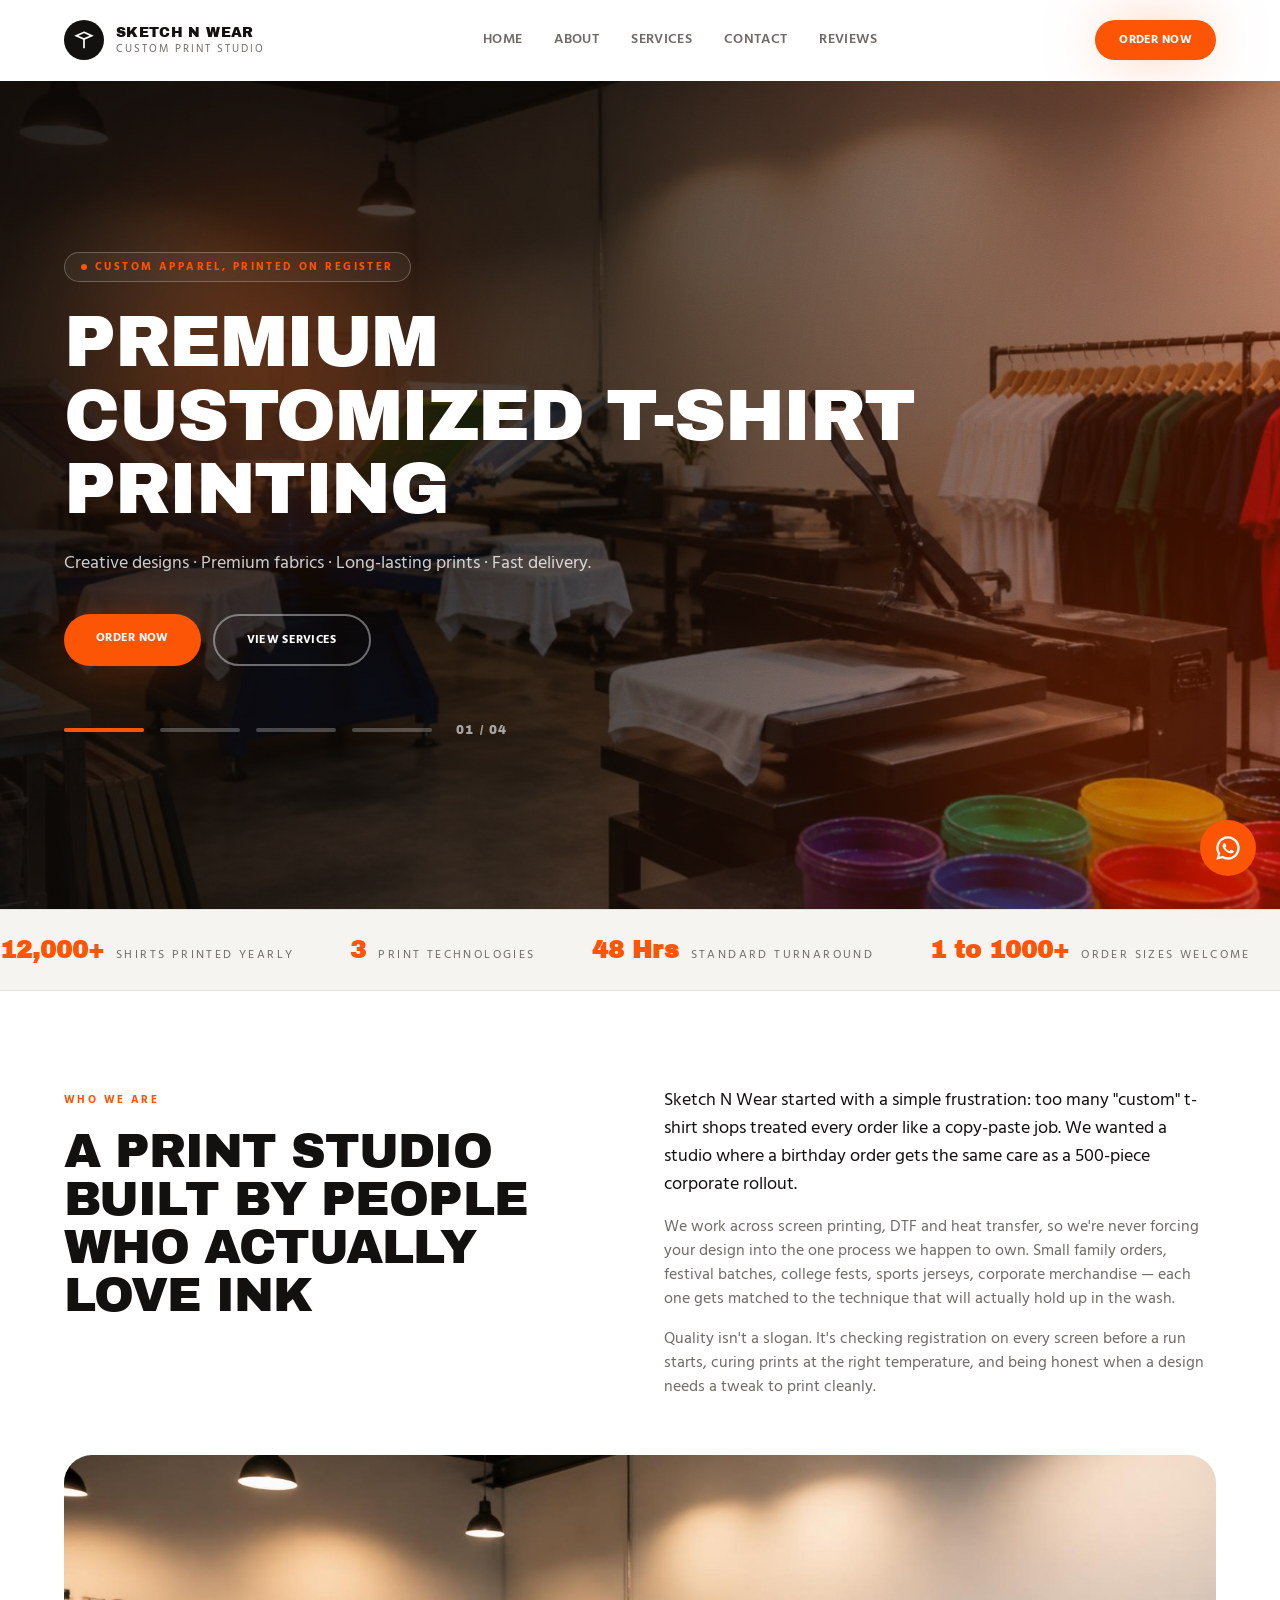
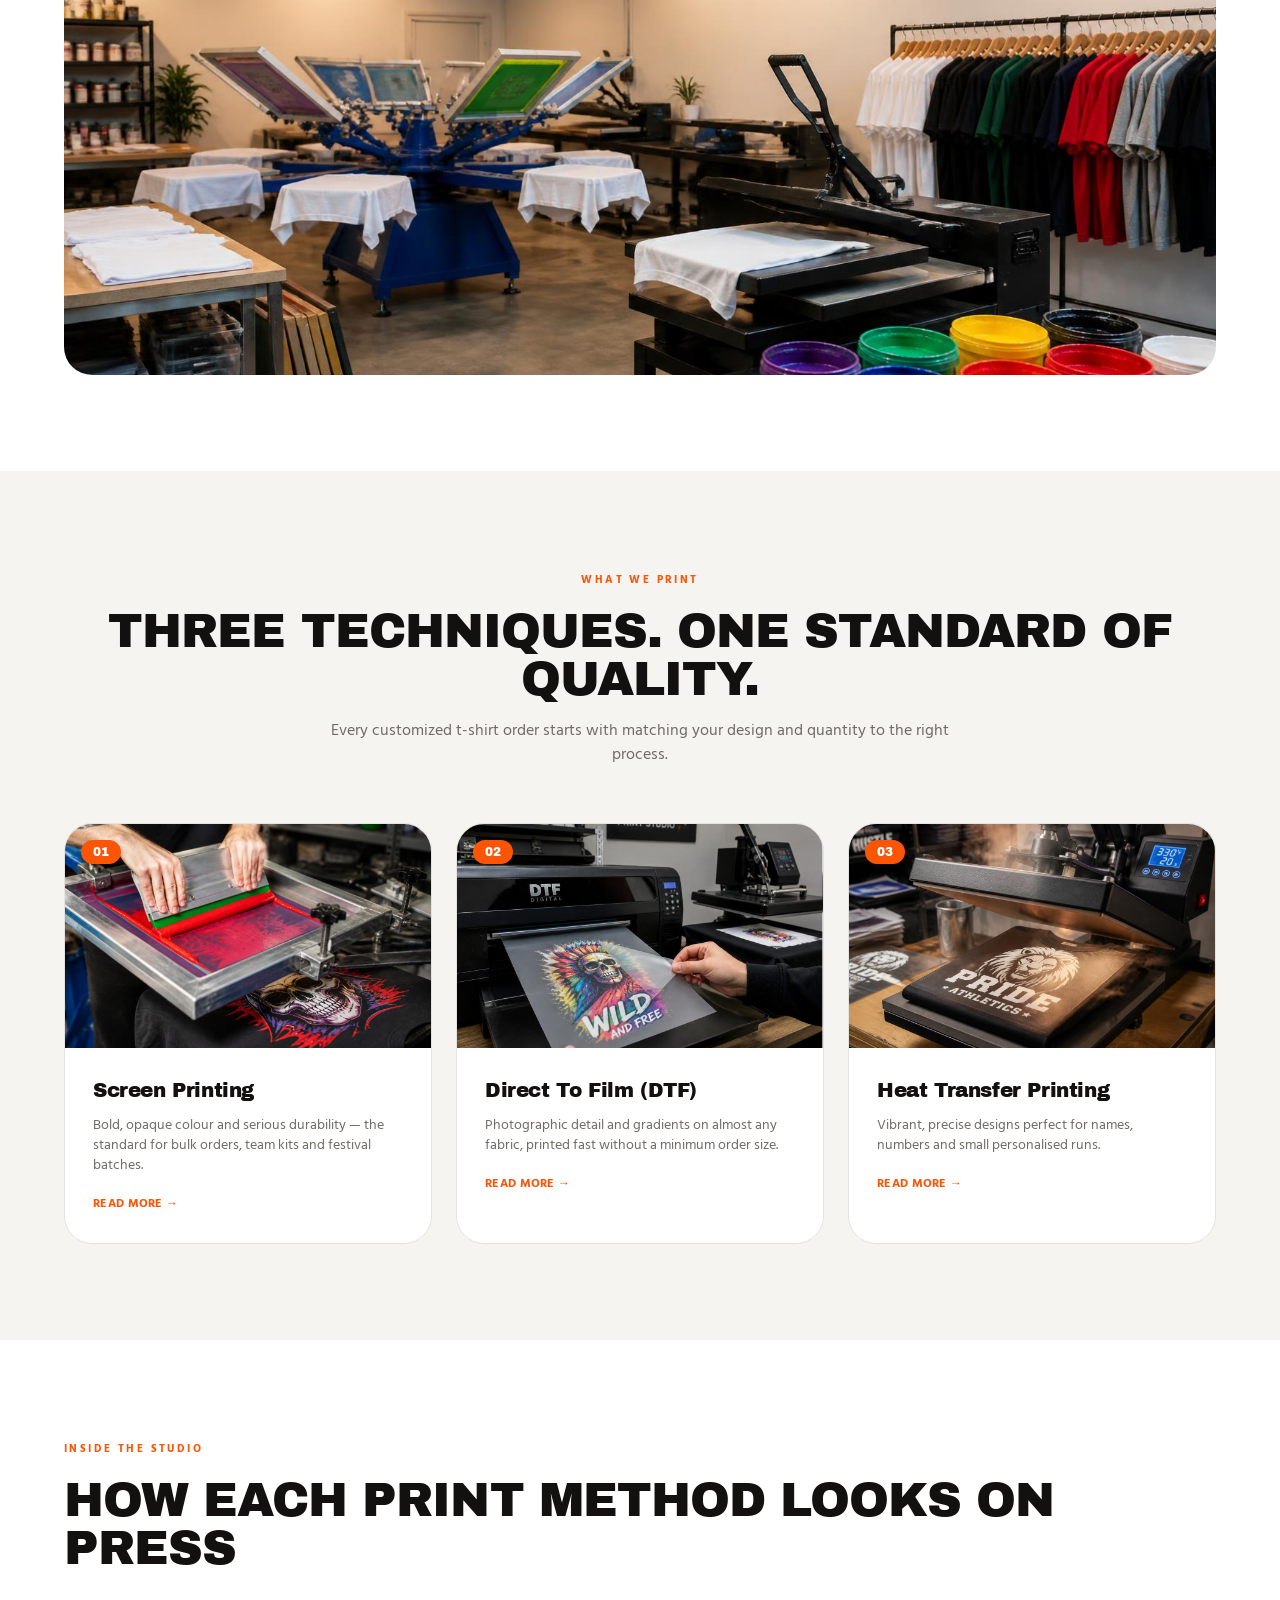
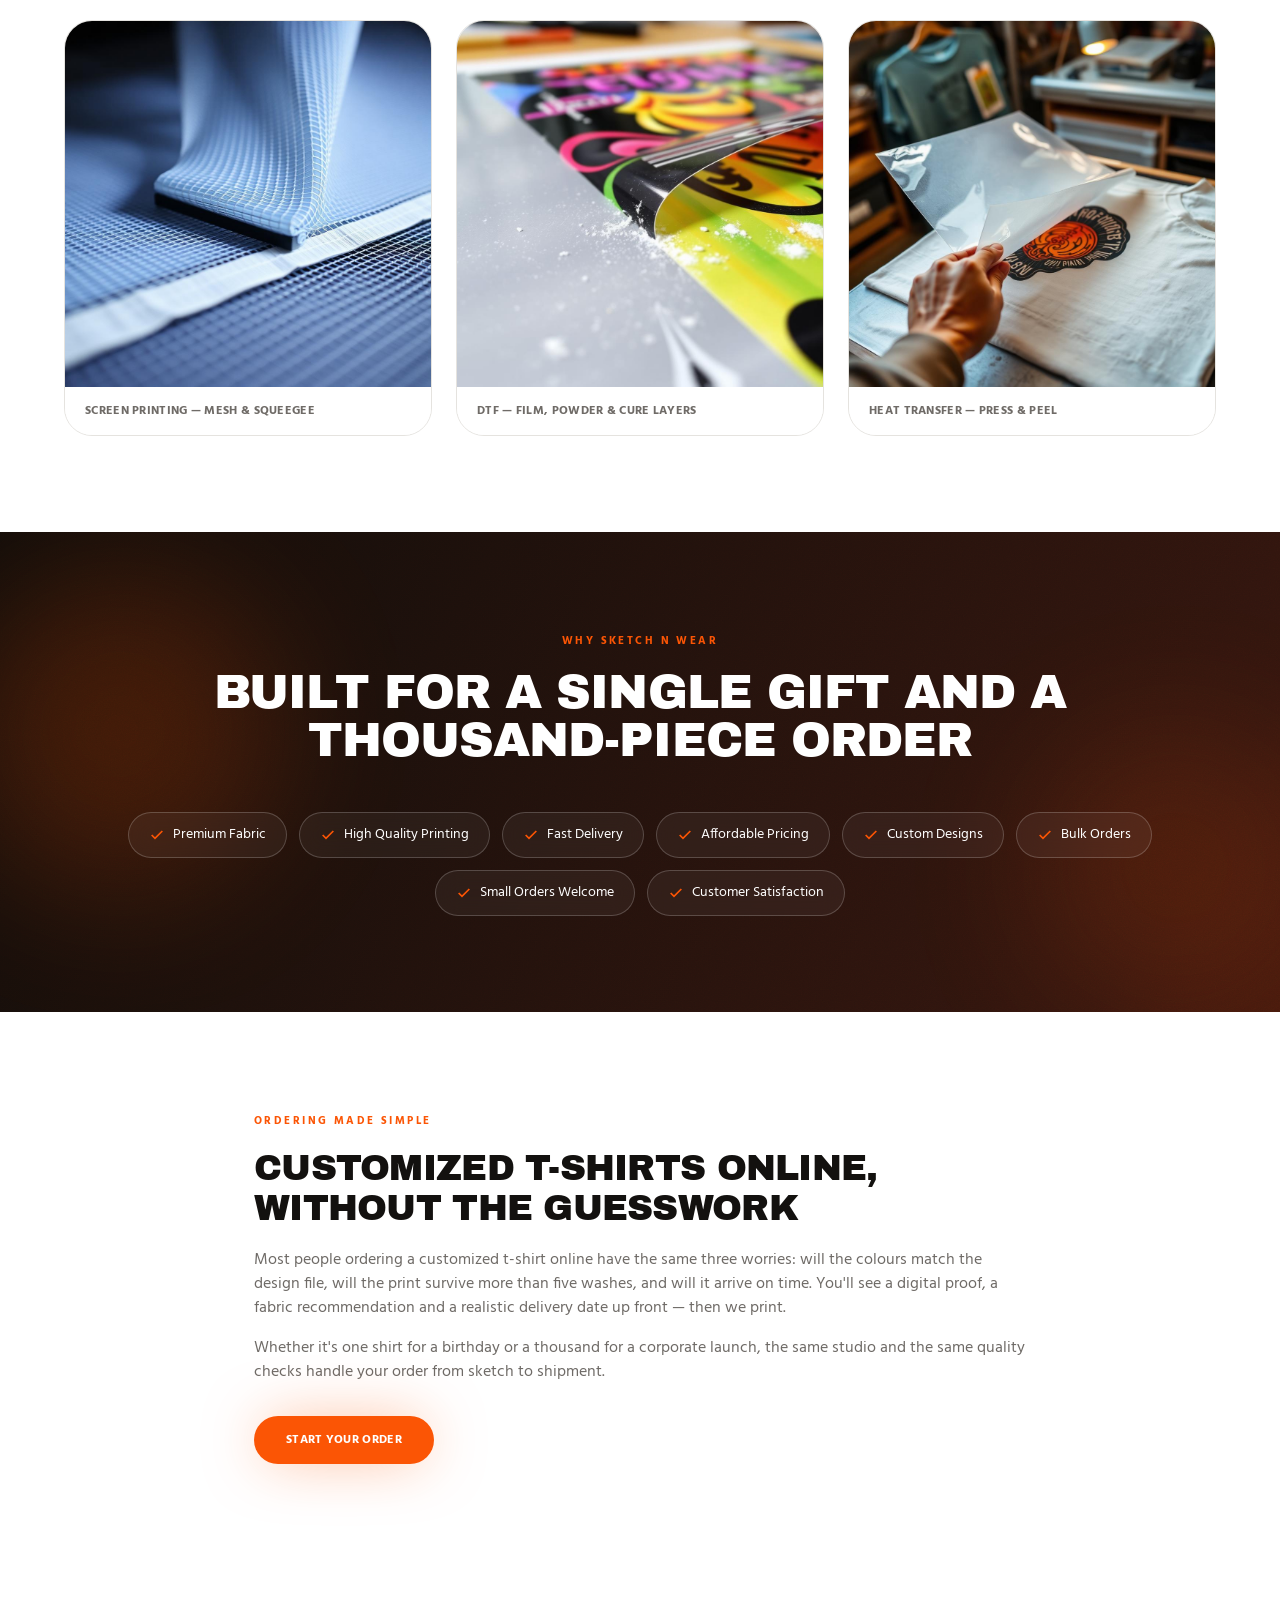
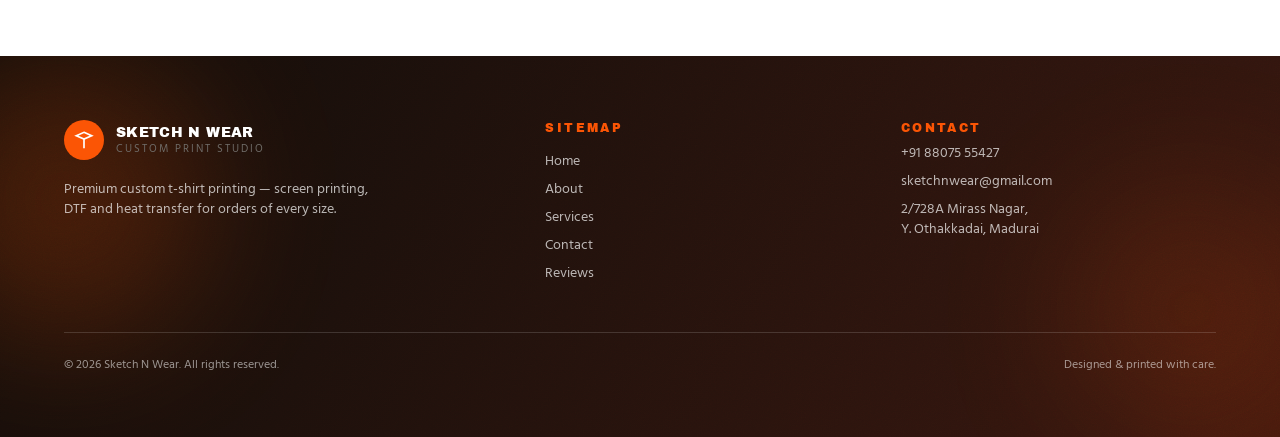
<file: index.html>
<!DOCTYPE html>
<html data-tsd-source="/src/routes/__root.tsx:118:5" lang="en"><head data-tsd-source="/src/routes/__root.tsx:119:7"><meta charset="utf-8"/><meta content="width=device-width, initial-scale=1" name="viewport"/><link as="image" href="images/studio-workshop.jpg" rel="preload"/><link as="image" href="images/screen-printing.jpg" rel="preload"/><link as="image" href="images/dtf.jpg" rel="preload"/><link as="image" href="images/heat-transfer.jpg" rel="preload"/><link data-precedence="default" href="https://fonts.googleapis.com/css2?family=Archivo+Black&amp;family=Hind:wght@300;400;500;600;700&amp;display=swap" rel="stylesheet"/><title>Customized T Shirt Online | Sketch N Wear Print Studio</title><meta content="Sketch N Wear" name="author"/><meta content="@Lovable" name="twitter:site"/><meta content="Order customized t-shirts online from Sketch N Wear — screen printing, DTF and heat transfer with premium fabrics, durable prints and 48-hour turnaround." name="description"/><meta content="Customized T Shirt Online | Sketch N Wear" property="og:title"/><meta content="Premium custom t-shirt printing — screen printing, DTF and heat transfer. Creative designs, durable prints, fast delivery." property="og:description"/><meta content="website" property="og:type"/><meta content="summary_large_image" name="twitter:card"/><link href="favicon.ico" rel="icon" type="image/x-icon"/><link href="https://fonts.googleapis.com" rel="preconnect"/><link crossorigin="anonymous" href="https://fonts.gstatic.com" rel="preconnect"/><link href="assets/styles.css" rel="stylesheet"/></head><body data-tsd-source="/src/routes/__root.tsx:122:7"><!--$--><div class="min-h-screen bg-background" data-tsd-source="/src/components/site/SiteLayout.tsx:52:5"><div class="fixed inset-x-0 top-0 z-[60] h-[3px] origin-left bg-primary" data-tsd-source="/src/components/site/SiteLayout.tsx:53:7" style="transform:scaleX(0)"></div><header class="sticky top-0 z-50 transition-all duration-500 border-b border-transparent py-5" data-tsd-source="/src/components/site/SiteLayout.tsx:57:7"><div class="mx-auto flex max-w-[1200px] items-center justify-between px-6" data-tsd-source="/src/components/site/SiteLayout.tsx:64:9"><a aria-current="page" class="flex items-center gap-3 active" data-status="active" data-tsd-source="/src/components/site/SiteLayout.tsx:14:5" href="index.html"><span class="grid h-10 w-10 place-items-center rounded-xl bg-ink text-background transition-transform duration-500 hover:rotate-12" data-tsd-source="/src/components/site/SiteLayout.tsx:15:7"><svg class="h-6 w-6" data-tsd-source="/src/components/site/SiteLayout.tsx:20:9" fill="none" viewbox="0 0 100 100"><path d="M50 18 L82 32 L50 46 L18 32 Z" data-tsd-source="/src/components/site/SiteLayout.tsx:21:11" stroke="currentColor" stroke-width="7"></path><line data-tsd-source="/src/components/site/SiteLayout.tsx:22:11" stroke="currentColor" stroke-width="7" x1="50" x2="50" y1="46" y2="84"></line></svg></span><span class="leading-tight" data-tsd-source="/src/components/site/SiteLayout.tsx:25:7"><span class="block font-display text-sm uppercase tracking-wide" data-tsd-source="/src/components/site/SiteLayout.tsx:26:9">Sketch N Wear</span><span class="block text-[11px] uppercase tracking-[0.18em] text-muted-foreground" data-tsd-source="/src/components/site/SiteLayout.tsx:27:9">Custom Print Studio</span></span></a><nav class="hidden items-center gap-8 md:flex" data-tsd-source="/src/components/site/SiteLayout.tsx:66:11"><a aria-current="page" class="underline-sweep text-sm font-semibold uppercase tracking-wide text-muted-foreground transition-colors hover:text-foreground text-foreground" data-status="active" data-tsd-source="/src/components/site/SiteLayout.tsx:68:15" href="index.html">Home</a><a class="underline-sweep text-sm font-semibold uppercase tracking-wide text-muted-foreground transition-colors hover:text-foreground" data-tsd-source="/src/components/site/SiteLayout.tsx:68:15" href="about.html">About</a><a class="underline-sweep text-sm font-semibold uppercase tracking-wide text-muted-foreground transition-colors hover:text-foreground" data-tsd-source="/src/components/site/SiteLayout.tsx:68:15" href="services.html">Services</a><a class="underline-sweep text-sm font-semibold uppercase tracking-wide text-muted-foreground transition-colors hover:text-foreground" data-tsd-source="/src/components/site/SiteLayout.tsx:68:15" href="contact.html">Contact</a><a class="underline-sweep text-sm font-semibold uppercase tracking-wide text-muted-foreground transition-colors hover:text-foreground" data-tsd-source="/src/components/site/SiteLayout.tsx:68:15" href="reviews.html">Reviews</a></nav><div class="flex items-center gap-3" data-tsd-source="/src/components/site/SiteLayout.tsx:79:11"><a class="hidden rounded-full bg-primary px-6 py-3 text-xs font-bold uppercase tracking-wide text-primary-foreground shadow-[var(--shadow-glow)] transition-transform duration-300 hover:scale-105 sm:inline-flex" data-tsd-source="/src/components/site/SiteLayout.tsx:80:13" href="contact.html">Order Now</a><button aria-label="Open menu" class="grid h-10 w-10 place-items-center rounded-xl border border-border md:hidden" data-tsd-source="/src/components/site/SiteLayout.tsx:86:13"><span class="space-y-1.5" data-tsd-source="/src/components/site/SiteLayout.tsx:91:15"><span class="block h-0.5 w-5 bg-foreground" data-tsd-source="/src/components/site/SiteLayout.tsx:92:17"></span><span class="block h-0.5 w-5 bg-foreground" data-tsd-source="/src/components/site/SiteLayout.tsx:93:17"></span><span class="block h-0.5 w-5 bg-foreground" data-tsd-source="/src/components/site/SiteLayout.tsx:94:17"></span></span></button></div></div><div class="overflow-hidden border-t border-border bg-background transition-[max-height,opacity] duration-500 md:hidden max-h-0 opacity-0" data-tsd-source="/src/components/site/SiteLayout.tsx:99:9"><nav class="mx-auto flex max-w-[1200px] flex-col gap-1 px-6 py-4" data-tsd-source="/src/components/site/SiteLayout.tsx:104:11"><a aria-current="page" class="py-2 font-display text-lg uppercase active" data-status="active" data-tsd-source="/src/components/site/SiteLayout.tsx:106:15" href="index.html">Home</a><a class="py-2 font-display text-lg uppercase" data-tsd-source="/src/components/site/SiteLayout.tsx:106:15" href="about.html">About</a><a class="py-2 font-display text-lg uppercase" data-tsd-source="/src/components/site/SiteLayout.tsx:106:15" href="services.html">Services</a><a class="py-2 font-display text-lg uppercase" data-tsd-source="/src/components/site/SiteLayout.tsx:106:15" href="contact.html">Contact</a><a class="py-2 font-display text-lg uppercase" data-tsd-source="/src/components/site/SiteLayout.tsx:106:15" href="reviews.html">Reviews</a></nav></div></header><main data-tsd-source="/src/components/site/SiteLayout.tsx:119:7"><section class="relative h-[92vh] min-h-[560px] w-full overflow-hidden bg-ink" data-tsd-source="/src/components/site/HeroSlider.tsx:52:5" id="hero"><div aria-hidden="false" class="absolute inset-0 transition-opacity duration-[1200ms] ease-out opacity-100 hero-slide" data-tsd-source="/src/components/site/HeroSlider.tsx:54:9"><img alt="Premium Customized T-Shirt Printing" class="h-full w-full object-cover ken-burns" data-tsd-source="/src/components/site/HeroSlider.tsx:61:11" loading="lazy" src="images/studio-workshop.jpg"/><div class="absolute inset-0 bg-[linear-gradient(100deg,oklch(0.14_0.01_60/0.92)_0%,oklch(0.14_0.01_60/0.72)_45%,oklch(0.45_0.16_38/0.45)_100%)]" data-tsd-source="/src/components/site/HeroSlider.tsx:66:11"></div></div><div aria-hidden="true" class="absolute inset-0 transition-opacity duration-[1200ms] ease-out opacity-0 hero-slide" data-tsd-source="/src/components/site/HeroSlider.tsx:54:9"><img alt="Screen Printing Built To Survive The Wash" class="h-full w-full object-cover" data-tsd-source="/src/components/site/HeroSlider.tsx:61:11" loading="lazy" src="images/screen-printing.jpg"/><div class="absolute inset-0 bg-[linear-gradient(100deg,oklch(0.14_0.01_60/0.92)_0%,oklch(0.14_0.01_60/0.72)_45%,oklch(0.45_0.16_38/0.45)_100%)]" data-tsd-source="/src/components/site/HeroSlider.tsx:66:11"></div></div><div aria-hidden="true" class="absolute inset-0 transition-opacity duration-[1200ms] ease-out opacity-0 hero-slide" data-tsd-source="/src/components/site/HeroSlider.tsx:54:9"><img alt="DTF Prints With Photographic Detail" class="h-full w-full object-cover" data-tsd-source="/src/components/site/HeroSlider.tsx:61:11" loading="lazy" src="images/dtf.jpg"/><div class="absolute inset-0 bg-[linear-gradient(100deg,oklch(0.14_0.01_60/0.92)_0%,oklch(0.14_0.01_60/0.72)_45%,oklch(0.45_0.16_38/0.45)_100%)]" data-tsd-source="/src/components/site/HeroSlider.tsx:66:11"></div></div><div aria-hidden="true" class="absolute inset-0 transition-opacity duration-[1200ms] ease-out opacity-0 hero-slide" data-tsd-source="/src/components/site/HeroSlider.tsx:54:9"><img alt="Heat Transfer For Personalised Pieces" class="h-full w-full object-cover" data-tsd-source="/src/components/site/HeroSlider.tsx:61:11" loading="lazy" src="images/heat-transfer.jpg"/><div class="absolute inset-0 bg-[linear-gradient(100deg,oklch(0.14_0.01_60/0.92)_0%,oklch(0.14_0.01_60/0.72)_45%,oklch(0.45_0.16_38/0.45)_100%)]" data-tsd-source="/src/components/site/HeroSlider.tsx:66:11"></div></div><div class="grain absolute inset-0" data-tsd-source="/src/components/site/HeroSlider.tsx:70:7"></div><span class="orb left-[8%] top-[15%] h-80 w-80 bg-primary/40" data-tsd-source="/src/components/site/HeroSlider.tsx:71:7"></span><span class="orb bottom-[5%] right-[6%] h-72 w-72 bg-primary/25" data-tsd-source="/src/components/site/HeroSlider.tsx:72:7" style="animation-delay:-7s"></span><div class="relative z-10 mx-auto flex h-full max-w-[1200px] flex-col justify-center px-6 text-background" data-tsd-source="/src/components/site/HeroSlider.tsx:77:7"><div data-tsd-source="/src/components/site/HeroSlider.tsx:78:9" id="hero-copy"><span class="inline-flex items-center gap-2 rounded-full border border-background/25 bg-background/5 px-4 py-1.5 text-[11px] font-bold uppercase tracking-[0.22em] text-primary backdrop-blur-md" data-tsd-source="/src/components/site/HeroSlider.tsx:79:11" id="hero-kicker" style="animation:slide-up-in .7s cubic-bezier(.22,1,.36,1) both"><span class="h-1.5 w-1.5 animate-pulse rounded-full bg-primary" data-tsd-source="/src/components/site/HeroSlider.tsx:83:13"></span>Custom Apparel, Printed On Register</span><h1 class="mt-6 max-w-4xl text-4xl leading-[1.02] sm:text-6xl lg:text-7xl" data-tsd-source="/src/components/site/HeroSlider.tsx:86:11" id="hero-title" style="animation:slide-up-in .8s .1s cubic-bezier(.22,1,.36,1) both">Premium Customized T-Shirt Printing</h1><p class="mt-6 max-w-xl text-base text-background/80 sm:text-lg" data-tsd-source="/src/components/site/HeroSlider.tsx:92:11" id="hero-sub" style="animation:slide-up-in .8s .2s cubic-bezier(.22,1,.36,1) both">Creative designs · Premium fabrics · Long-lasting prints · Fast delivery.</p><div class="mt-9 flex flex-wrap gap-3" data-tsd-source="/src/components/site/HeroSlider.tsx:98:11" style="animation:slide-up-in .8s .3s cubic-bezier(.22,1,.36,1) both"><a class="rounded-full bg-primary px-8 py-4 text-xs font-bold uppercase tracking-wide text-primary-foreground shadow-[var(--shadow-glow)] transition-transform duration-300 hover:scale-105" data-tsd-source="/src/components/site/HeroSlider.tsx:102:13" href="contact.html" id="hero-cta">Order Now</a><a class="rounded-full border-2 border-background/40 px-8 py-4 text-xs font-bold uppercase tracking-wide text-background transition-colors duration-300 hover:border-primary hover:text-primary" data-tsd-source="/src/components/site/HeroSlider.tsx:108:13" href="services.html">View Services</a></div></div><div class="mt-14 flex items-center gap-4" data-tsd-source="/src/components/site/HeroSlider.tsx:117:9"><button aria-label="Go to slide 1" class="group relative h-1 w-14 overflow-hidden rounded-full bg-background/25 sm:w-20 hero-dot" data-tsd-source="/src/components/site/HeroSlider.tsx:119:13"><span class="absolute inset-y-0 left-0 w-full origin-left bg-primary" data-tsd-source="/src/components/site/HeroSlider.tsx:125:15" style="animation:progress-bar 6000ms linear both"></span></button><button aria-label="Go to slide 2" class="group relative h-1 w-14 overflow-hidden rounded-full bg-background/25 sm:w-20 hero-dot" data-tsd-source="/src/components/site/HeroSlider.tsx:119:13"><span class="absolute inset-y-0 left-0 w-full origin-left bg-primary" data-tsd-source="/src/components/site/HeroSlider.tsx:125:15" style="transform:scaleX(0)"></span></button><button aria-label="Go to slide 3" class="group relative h-1 w-14 overflow-hidden rounded-full bg-background/25 sm:w-20 hero-dot" data-tsd-source="/src/components/site/HeroSlider.tsx:119:13"><span class="absolute inset-y-0 left-0 w-full origin-left bg-primary" data-tsd-source="/src/components/site/HeroSlider.tsx:125:15" style="transform:scaleX(0)"></span></button><button aria-label="Go to slide 4" class="group relative h-1 w-14 overflow-hidden rounded-full bg-background/25 sm:w-20 hero-dot" data-tsd-source="/src/components/site/HeroSlider.tsx:119:13"><span class="absolute inset-y-0 left-0 w-full origin-left bg-primary" data-tsd-source="/src/components/site/HeroSlider.tsx:125:15" style="transform:scaleX(0)"></span></button><span class="ml-2 font-display text-xs tracking-widest text-background/60" data-tsd-source="/src/components/site/HeroSlider.tsx:136:11" id="hero-count">0<!-- -->1<!-- --> / 0<!-- -->4</span></div></div></section><section class="border-y border-border bg-off py-6" data-tsd-source="/src/routes/index.tsx:88:7"><div class="overflow-hidden" data-tsd-source="/src/routes/index.tsx:89:9"><div class="marquee-track gap-14" data-tsd-source="/src/routes/index.tsx:90:11"><span class="flex shrink-0 items-baseline gap-3 whitespace-nowrap" data-tsd-source="/src/routes/index.tsx:92:15"><strong class="font-display text-2xl text-primary" data-tsd-source="/src/routes/index.tsx:93:17">12,000+</strong><span class="text-xs uppercase tracking-[0.2em] text-muted-foreground" data-tsd-source="/src/routes/index.tsx:94:17">Shirts Printed Yearly</span></span><span class="flex shrink-0 items-baseline gap-3 whitespace-nowrap" data-tsd-source="/src/routes/index.tsx:92:15"><strong class="font-display text-2xl text-primary" data-tsd-source="/src/routes/index.tsx:93:17">3</strong><span class="text-xs uppercase tracking-[0.2em] text-muted-foreground" data-tsd-source="/src/routes/index.tsx:94:17">Print Technologies</span></span><span class="flex shrink-0 items-baseline gap-3 whitespace-nowrap" data-tsd-source="/src/routes/index.tsx:92:15"><strong class="font-display text-2xl text-primary" data-tsd-source="/src/routes/index.tsx:93:17">48 Hrs</strong><span class="text-xs uppercase tracking-[0.2em] text-muted-foreground" data-tsd-source="/src/routes/index.tsx:94:17">Standard Turnaround</span></span><span class="flex shrink-0 items-baseline gap-3 whitespace-nowrap" data-tsd-source="/src/routes/index.tsx:92:15"><strong class="font-display text-2xl text-primary" data-tsd-source="/src/routes/index.tsx:93:17">1 to 1000+</strong><span class="text-xs uppercase tracking-[0.2em] text-muted-foreground" data-tsd-source="/src/routes/index.tsx:94:17">Order Sizes Welcome</span></span><span class="flex shrink-0 items-baseline gap-3 whitespace-nowrap" data-tsd-source="/src/routes/index.tsx:92:15"><strong class="font-display text-2xl text-primary" data-tsd-source="/src/routes/index.tsx:93:17">12,000+</strong><span class="text-xs uppercase tracking-[0.2em] text-muted-foreground" data-tsd-source="/src/routes/index.tsx:94:17">Shirts Printed Yearly</span></span><span class="flex shrink-0 items-baseline gap-3 whitespace-nowrap" data-tsd-source="/src/routes/index.tsx:92:15"><strong class="font-display text-2xl text-primary" data-tsd-source="/src/routes/index.tsx:93:17">3</strong><span class="text-xs uppercase tracking-[0.2em] text-muted-foreground" data-tsd-source="/src/routes/index.tsx:94:17">Print Technologies</span></span><span class="flex shrink-0 items-baseline gap-3 whitespace-nowrap" data-tsd-source="/src/routes/index.tsx:92:15"><strong class="font-display text-2xl text-primary" data-tsd-source="/src/routes/index.tsx:93:17">48 Hrs</strong><span class="text-xs uppercase tracking-[0.2em] text-muted-foreground" data-tsd-source="/src/routes/index.tsx:94:17">Standard Turnaround</span></span><span class="flex shrink-0 items-baseline gap-3 whitespace-nowrap" data-tsd-source="/src/routes/index.tsx:92:15"><strong class="font-display text-2xl text-primary" data-tsd-source="/src/routes/index.tsx:93:17">1 to 1000+</strong><span class="text-xs uppercase tracking-[0.2em] text-muted-foreground" data-tsd-source="/src/routes/index.tsx:94:17">Order Sizes Welcome</span></span><span class="flex shrink-0 items-baseline gap-3 whitespace-nowrap" data-tsd-source="/src/routes/index.tsx:92:15"><strong class="font-display text-2xl text-primary" data-tsd-source="/src/routes/index.tsx:93:17">12,000+</strong><span class="text-xs uppercase tracking-[0.2em] text-muted-foreground" data-tsd-source="/src/routes/index.tsx:94:17">Shirts Printed Yearly</span></span><span class="flex shrink-0 items-baseline gap-3 whitespace-nowrap" data-tsd-source="/src/routes/index.tsx:92:15"><strong class="font-display text-2xl text-primary" data-tsd-source="/src/routes/index.tsx:93:17">3</strong><span class="text-xs uppercase tracking-[0.2em] text-muted-foreground" data-tsd-source="/src/routes/index.tsx:94:17">Print Technologies</span></span><span class="flex shrink-0 items-baseline gap-3 whitespace-nowrap" data-tsd-source="/src/routes/index.tsx:92:15"><strong class="font-display text-2xl text-primary" data-tsd-source="/src/routes/index.tsx:93:17">48 Hrs</strong><span class="text-xs uppercase tracking-[0.2em] text-muted-foreground" data-tsd-source="/src/routes/index.tsx:94:17">Standard Turnaround</span></span><span class="flex shrink-0 items-baseline gap-3 whitespace-nowrap" data-tsd-source="/src/routes/index.tsx:92:15"><strong class="font-display text-2xl text-primary" data-tsd-source="/src/routes/index.tsx:93:17">1 to 1000+</strong><span class="text-xs uppercase tracking-[0.2em] text-muted-foreground" data-tsd-source="/src/routes/index.tsx:94:17">Order Sizes Welcome</span></span><span class="flex shrink-0 items-baseline gap-3 whitespace-nowrap" data-tsd-source="/src/routes/index.tsx:92:15"><strong class="font-display text-2xl text-primary" data-tsd-source="/src/routes/index.tsx:93:17">12,000+</strong><span class="text-xs uppercase tracking-[0.2em] text-muted-foreground" data-tsd-source="/src/routes/index.tsx:94:17">Shirts Printed Yearly</span></span><span class="flex shrink-0 items-baseline gap-3 whitespace-nowrap" data-tsd-source="/src/routes/index.tsx:92:15"><strong class="font-display text-2xl text-primary" data-tsd-source="/src/routes/index.tsx:93:17">3</strong><span class="text-xs uppercase tracking-[0.2em] text-muted-foreground" data-tsd-source="/src/routes/index.tsx:94:17">Print Technologies</span></span><span class="flex shrink-0 items-baseline gap-3 whitespace-nowrap" data-tsd-source="/src/routes/index.tsx:92:15"><strong class="font-display text-2xl text-primary" data-tsd-source="/src/routes/index.tsx:93:17">48 Hrs</strong><span class="text-xs uppercase tracking-[0.2em] text-muted-foreground" data-tsd-source="/src/routes/index.tsx:94:17">Standard Turnaround</span></span><span class="flex shrink-0 items-baseline gap-3 whitespace-nowrap" data-tsd-source="/src/routes/index.tsx:92:15"><strong class="font-display text-2xl text-primary" data-tsd-source="/src/routes/index.tsx:93:17">1 to 1000+</strong><span class="text-xs uppercase tracking-[0.2em] text-muted-foreground" data-tsd-source="/src/routes/index.tsx:94:17">Order Sizes Welcome</span></span></div></div></section><section class="mx-auto max-w-[1200px] px-6 py-24" data-tsd-source="/src/routes/index.tsx:103:7"><div class="grid gap-12 md:grid-cols-2" data-tsd-source="/src/routes/index.tsx:104:9"><div class="reveal-hidden" data-tsd-source="/src/components/site/Reveal.tsx:34:5" style="transition-delay:0ms"><span class="text-[11px] font-bold uppercase tracking-[0.22em] text-primary" data-tsd-source="/src/routes/index.tsx:106:13">Who We Are</span><h2 class="mt-4 text-3xl md:text-5xl" data-tsd-source="/src/routes/index.tsx:109:13">A Print Studio Built By People Who Actually Love Ink</h2></div><div class="reveal-hidden space-y-4 text-muted-foreground" data-tsd-source="/src/components/site/Reveal.tsx:34:5" style="transition-delay:120ms"><p class="text-lg text-foreground" data-tsd-source="/src/routes/index.tsx:114:13">Sketch N Wear started with a simple frustration: too many "custom" t-shirt shops treated every order like a copy-paste job. We wanted a studio where a birthday order gets the same care as a 500-piece corporate rollout.</p><p data-tsd-source="/src/routes/index.tsx:119:13">We work across screen printing, DTF and heat transfer, so we're never forcing your design into the one process we happen to own. Small family orders, festival batches, college fests, sports jerseys, corporate merchandise — each one gets matched to the technique that will actually hold up in the wash.</p><p data-tsd-source="/src/routes/index.tsx:125:13">Quality isn't a slogan. It's checking registration on every screen before a run starts, curing prints at the right temperature, and being honest when a design needs a tweak to print cleanly.</p></div></div><div class="reveal-hidden mt-14" data-tsd-source="/src/components/site/Reveal.tsx:34:5" style="transition-delay:100ms"><div class="group overflow-hidden rounded-3xl" data-tsd-source="/src/routes/index.tsx:133:11"><img alt="Inside the Sketch N Wear print studio — screens, heat press and finished shirts" class="h-[360px] w-full object-cover transition-transform duration-[1200ms] group-hover:scale-105 md:h-[520px]" data-tsd-source="/src/routes/index.tsx:134:13" loading="lazy" src="images/studio-workshop.jpg"/></div></div></section><section class="bg-off py-24" data-tsd-source="/src/routes/index.tsx:144:7"><div class="mx-auto max-w-[1200px] px-6" data-tsd-source="/src/routes/index.tsx:145:9"><div class="reveal-hidden text-center" data-tsd-source="/src/components/site/Reveal.tsx:34:5" style="transition-delay:0ms"><span class="text-[11px] font-bold uppercase tracking-[0.22em] text-primary" data-tsd-source="/src/routes/index.tsx:147:13">What We Print</span><h2 class="mt-4 text-3xl md:text-5xl" data-tsd-source="/src/routes/index.tsx:150:13">Three Techniques. One Standard Of Quality.</h2><p class="mx-auto mt-4 max-w-2xl text-muted-foreground" data-tsd-source="/src/routes/index.tsx:151:13">Every customized t-shirt order starts with matching your design and quantity to the right process.</p></div><div class="mt-14 grid gap-6 md:grid-cols-3" data-tsd-source="/src/routes/index.tsx:156:11"><div class="reveal-hidden" data-tsd-source="/src/components/site/Reveal.tsx:34:5" style="transition-delay:0ms"><article class="lift group h-full overflow-hidden rounded-3xl border border-border bg-card" data-tsd-source="/src/routes/index.tsx:159:17"><div class="relative overflow-hidden" data-tsd-source="/src/routes/index.tsx:160:19"><img alt="Screen Printing" class="h-56 w-full object-cover transition-transform duration-[900ms] group-hover:scale-110" data-tsd-source="/src/routes/index.tsx:161:21" loading="lazy" src="images/screen-printing.jpg"/><span class="absolute left-4 top-4 rounded-full bg-primary px-3 py-1 font-display text-xs text-primary-foreground" data-tsd-source="/src/routes/index.tsx:167:21">01</span></div><div class="p-7" data-tsd-source="/src/routes/index.tsx:171:19"><h3 class="text-xl normal-case" data-tsd-source="/src/routes/index.tsx:172:21">Screen Printing</h3><p class="mt-3 text-sm text-muted-foreground" data-tsd-source="/src/routes/index.tsx:173:21">Bold, opaque colour and serious durability — the standard for bulk orders, team kits and festival batches.</p><a class="underline-sweep mt-5 inline-block text-xs font-bold uppercase tracking-wide text-primary" data-tsd-source="/src/routes/index.tsx:174:21" href="services.html">Read more →</a></div></article></div><div class="reveal-hidden" data-tsd-source="/src/components/site/Reveal.tsx:34:5" style="transition-delay:120ms"><article class="lift group h-full overflow-hidden rounded-3xl border border-border bg-card" data-tsd-source="/src/routes/index.tsx:159:17"><div class="relative overflow-hidden" data-tsd-source="/src/routes/index.tsx:160:19"><img alt="Direct To Film (DTF)" class="h-56 w-full object-cover transition-transform duration-[900ms] group-hover:scale-110" data-tsd-source="/src/routes/index.tsx:161:21" loading="lazy" src="images/dtf.jpg"/><span class="absolute left-4 top-4 rounded-full bg-primary px-3 py-1 font-display text-xs text-primary-foreground" data-tsd-source="/src/routes/index.tsx:167:21">02</span></div><div class="p-7" data-tsd-source="/src/routes/index.tsx:171:19"><h3 class="text-xl normal-case" data-tsd-source="/src/routes/index.tsx:172:21">Direct To Film (DTF)</h3><p class="mt-3 text-sm text-muted-foreground" data-tsd-source="/src/routes/index.tsx:173:21">Photographic detail and gradients on almost any fabric, printed fast without a minimum order size.</p><a class="underline-sweep mt-5 inline-block text-xs font-bold uppercase tracking-wide text-primary" data-tsd-source="/src/routes/index.tsx:174:21" href="services.html">Read more →</a></div></article></div><div class="reveal-hidden" data-tsd-source="/src/components/site/Reveal.tsx:34:5" style="transition-delay:240ms"><article class="lift group h-full overflow-hidden rounded-3xl border border-border bg-card" data-tsd-source="/src/routes/index.tsx:159:17"><div class="relative overflow-hidden" data-tsd-source="/src/routes/index.tsx:160:19"><img alt="Heat Transfer Printing" class="h-56 w-full object-cover transition-transform duration-[900ms] group-hover:scale-110" data-tsd-source="/src/routes/index.tsx:161:21" loading="lazy" src="images/heat-transfer.jpg"/><span class="absolute left-4 top-4 rounded-full bg-primary px-3 py-1 font-display text-xs text-primary-foreground" data-tsd-source="/src/routes/index.tsx:167:21">03</span></div><div class="p-7" data-tsd-source="/src/routes/index.tsx:171:19"><h3 class="text-xl normal-case" data-tsd-source="/src/routes/index.tsx:172:21">Heat Transfer Printing</h3><p class="mt-3 text-sm text-muted-foreground" data-tsd-source="/src/routes/index.tsx:173:21">Vibrant, precise designs perfect for names, numbers and small personalised runs.</p><a class="underline-sweep mt-5 inline-block text-xs font-bold uppercase tracking-wide text-primary" data-tsd-source="/src/routes/index.tsx:174:21" href="services.html">Read more →</a></div></article></div></div></div></section><section class="mx-auto max-w-[1200px] px-6 py-24" data-tsd-source="/src/routes/index.tsx:188:7"><div class="reveal-hidden" data-tsd-source="/src/components/site/Reveal.tsx:34:5" style="transition-delay:0ms"><span class="text-[11px] font-bold uppercase tracking-[0.22em] text-primary" data-tsd-source="/src/routes/index.tsx:190:11">Inside The Studio</span><h2 class="mt-4 text-3xl md:text-5xl" data-tsd-source="/src/routes/index.tsx:193:11">How Each Print Method Looks On Press</h2></div><div class="mt-12 grid gap-6 md:grid-cols-3" data-tsd-source="/src/routes/index.tsx:195:9"><div class="reveal-hidden" data-tsd-source="/src/components/site/Reveal.tsx:34:5" style="transition-delay:0ms"><figure class="lift group overflow-hidden rounded-3xl border border-border" data-tsd-source="/src/routes/index.tsx:198:15"><img alt="Screen Printing — Mesh &amp; Squeegee" class="aspect-square w-full object-cover transition-transform duration-[900ms] group-hover:scale-110" data-tsd-source="/src/routes/index.tsx:199:17" loading="lazy" src="images/swatch-screen-printing.jpg"/><figcaption class="bg-card px-5 py-4 text-xs font-bold uppercase tracking-wide text-muted-foreground" data-tsd-source="/src/routes/index.tsx:205:17">Screen Printing — Mesh &amp; Squeegee</figcaption></figure></div><div class="reveal-hidden" data-tsd-source="/src/components/site/Reveal.tsx:34:5" style="transition-delay:120ms"><figure class="lift group overflow-hidden rounded-3xl border border-border" data-tsd-source="/src/routes/index.tsx:198:15"><img alt="DTF — Film, Powder &amp; Cure Layers" class="aspect-square w-full object-cover transition-transform duration-[900ms] group-hover:scale-110" data-tsd-source="/src/routes/index.tsx:199:17" loading="lazy" src="images/swatch-dtf.jpg"/><figcaption class="bg-card px-5 py-4 text-xs font-bold uppercase tracking-wide text-muted-foreground" data-tsd-source="/src/routes/index.tsx:205:17">DTF — Film, Powder &amp; Cure Layers</figcaption></figure></div><div class="reveal-hidden" data-tsd-source="/src/components/site/Reveal.tsx:34:5" style="transition-delay:240ms"><figure class="lift group overflow-hidden rounded-3xl border border-border" data-tsd-source="/src/routes/index.tsx:198:15"><img alt="Heat Transfer — Press &amp; Peel" class="aspect-square w-full object-cover transition-transform duration-[900ms] group-hover:scale-110" data-tsd-source="/src/routes/index.tsx:199:17" loading="lazy" src="images/swatch-heat-transfer.jpg"/><figcaption class="bg-card px-5 py-4 text-xs font-bold uppercase tracking-wide text-muted-foreground" data-tsd-source="/src/routes/index.tsx:205:17">Heat Transfer — Press &amp; Peel</figcaption></figure></div></div></section><section class="ambient-bg grain relative overflow-hidden py-24 text-background" data-tsd-source="/src/routes/index.tsx:214:7"><div class="relative z-10 mx-auto max-w-[1200px] px-6" data-tsd-source="/src/routes/index.tsx:215:9"><div class="reveal-hidden text-center" data-tsd-source="/src/components/site/Reveal.tsx:34:5" style="transition-delay:0ms"><span class="text-[11px] font-bold uppercase tracking-[0.22em] text-primary" data-tsd-source="/src/routes/index.tsx:217:13">Why Sketch N Wear</span><h2 class="mt-4 text-3xl md:text-5xl" data-tsd-source="/src/routes/index.tsx:220:13">Built For A Single Gift And A Thousand-Piece Order</h2></div><div class="mt-12 flex flex-wrap justify-center gap-3" data-tsd-source="/src/routes/index.tsx:224:11"><div class="reveal-hidden" data-tsd-source="/src/components/site/Reveal.tsx:34:5" style="transition-delay:0ms"><span class="flex items-center gap-2 rounded-full border border-background/20 bg-background/5 px-5 py-3 text-sm backdrop-blur-md transition-colors duration-300 hover:border-primary hover:bg-primary/15" data-tsd-source="/src/routes/index.tsx:227:17"><svg class="h-4 w-4 text-primary" data-tsd-source="/src/routes/index.tsx:228:19" fill="none" stroke="currentColor" stroke-width="2.6" viewbox="0 0 24 24"><path d="M4 12l5 5L20 6" data-tsd-source="/src/routes/index.tsx:235:21"></path></svg>Premium Fabric</span></div><div class="reveal-hidden" data-tsd-source="/src/components/site/Reveal.tsx:34:5" style="transition-delay:60ms"><span class="flex items-center gap-2 rounded-full border border-background/20 bg-background/5 px-5 py-3 text-sm backdrop-blur-md transition-colors duration-300 hover:border-primary hover:bg-primary/15" data-tsd-source="/src/routes/index.tsx:227:17"><svg class="h-4 w-4 text-primary" data-tsd-source="/src/routes/index.tsx:228:19" fill="none" stroke="currentColor" stroke-width="2.6" viewbox="0 0 24 24"><path d="M4 12l5 5L20 6" data-tsd-source="/src/routes/index.tsx:235:21"></path></svg>High Quality Printing</span></div><div class="reveal-hidden" data-tsd-source="/src/components/site/Reveal.tsx:34:5" style="transition-delay:120ms"><span class="flex items-center gap-2 rounded-full border border-background/20 bg-background/5 px-5 py-3 text-sm backdrop-blur-md transition-colors duration-300 hover:border-primary hover:bg-primary/15" data-tsd-source="/src/routes/index.tsx:227:17"><svg class="h-4 w-4 text-primary" data-tsd-source="/src/routes/index.tsx:228:19" fill="none" stroke="currentColor" stroke-width="2.6" viewbox="0 0 24 24"><path d="M4 12l5 5L20 6" data-tsd-source="/src/routes/index.tsx:235:21"></path></svg>Fast Delivery</span></div><div class="reveal-hidden" data-tsd-source="/src/components/site/Reveal.tsx:34:5" style="transition-delay:180ms"><span class="flex items-center gap-2 rounded-full border border-background/20 bg-background/5 px-5 py-3 text-sm backdrop-blur-md transition-colors duration-300 hover:border-primary hover:bg-primary/15" data-tsd-source="/src/routes/index.tsx:227:17"><svg class="h-4 w-4 text-primary" data-tsd-source="/src/routes/index.tsx:228:19" fill="none" stroke="currentColor" stroke-width="2.6" viewbox="0 0 24 24"><path d="M4 12l5 5L20 6" data-tsd-source="/src/routes/index.tsx:235:21"></path></svg>Affordable Pricing</span></div><div class="reveal-hidden" data-tsd-source="/src/components/site/Reveal.tsx:34:5" style="transition-delay:240ms"><span class="flex items-center gap-2 rounded-full border border-background/20 bg-background/5 px-5 py-3 text-sm backdrop-blur-md transition-colors duration-300 hover:border-primary hover:bg-primary/15" data-tsd-source="/src/routes/index.tsx:227:17"><svg class="h-4 w-4 text-primary" data-tsd-source="/src/routes/index.tsx:228:19" fill="none" stroke="currentColor" stroke-width="2.6" viewbox="0 0 24 24"><path d="M4 12l5 5L20 6" data-tsd-source="/src/routes/index.tsx:235:21"></path></svg>Custom Designs</span></div><div class="reveal-hidden" data-tsd-source="/src/components/site/Reveal.tsx:34:5" style="transition-delay:300ms"><span class="flex items-center gap-2 rounded-full border border-background/20 bg-background/5 px-5 py-3 text-sm backdrop-blur-md transition-colors duration-300 hover:border-primary hover:bg-primary/15" data-tsd-source="/src/routes/index.tsx:227:17"><svg class="h-4 w-4 text-primary" data-tsd-source="/src/routes/index.tsx:228:19" fill="none" stroke="currentColor" stroke-width="2.6" viewbox="0 0 24 24"><path d="M4 12l5 5L20 6" data-tsd-source="/src/routes/index.tsx:235:21"></path></svg>Bulk Orders</span></div><div class="reveal-hidden" data-tsd-source="/src/components/site/Reveal.tsx:34:5" style="transition-delay:360ms"><span class="flex items-center gap-2 rounded-full border border-background/20 bg-background/5 px-5 py-3 text-sm backdrop-blur-md transition-colors duration-300 hover:border-primary hover:bg-primary/15" data-tsd-source="/src/routes/index.tsx:227:17"><svg class="h-4 w-4 text-primary" data-tsd-source="/src/routes/index.tsx:228:19" fill="none" stroke="currentColor" stroke-width="2.6" viewbox="0 0 24 24"><path d="M4 12l5 5L20 6" data-tsd-source="/src/routes/index.tsx:235:21"></path></svg>Small Orders Welcome</span></div><div class="reveal-hidden" data-tsd-source="/src/components/site/Reveal.tsx:34:5" style="transition-delay:420ms"><span class="flex items-center gap-2 rounded-full border border-background/20 bg-background/5 px-5 py-3 text-sm backdrop-blur-md transition-colors duration-300 hover:border-primary hover:bg-primary/15" data-tsd-source="/src/routes/index.tsx:227:17"><svg class="h-4 w-4 text-primary" data-tsd-source="/src/routes/index.tsx:228:19" fill="none" stroke="currentColor" stroke-width="2.6" viewbox="0 0 24 24"><path d="M4 12l5 5L20 6" data-tsd-source="/src/routes/index.tsx:235:21"></path></svg>Customer Satisfaction</span></div></div></div><span class="orb -left-10 top-10 h-80 w-80 bg-primary/35" data-tsd-source="/src/routes/index.tsx:243:9"></span><span class="orb -right-10 bottom-0 h-72 w-72 bg-primary/25" data-tsd-source="/src/routes/index.tsx:244:9" style="animation-delay:-9s"></span></section><section class="mx-auto max-w-[820px] px-6 py-24" data-tsd-source="/src/routes/index.tsx:250:7"><div class="reveal-hidden" data-tsd-source="/src/components/site/Reveal.tsx:34:5" style="transition-delay:0ms"><span class="text-[11px] font-bold uppercase tracking-[0.22em] text-primary" data-tsd-source="/src/routes/index.tsx:252:11">Ordering Made Simple</span><h2 class="mt-4 text-3xl md:text-4xl" data-tsd-source="/src/routes/index.tsx:255:11">Customized T-Shirts Online, Without The Guesswork</h2><p class="mt-5 text-muted-foreground" data-tsd-source="/src/routes/index.tsx:258:11">Most people ordering a customized t-shirt online have the same three worries: will the colours match the design file, will the print survive more than five washes, and will it arrive on time. You'll see a digital proof, a fabric recommendation and a realistic delivery date up front — then we print.</p><p class="mt-4 text-muted-foreground" data-tsd-source="/src/routes/index.tsx:264:11">Whether it's one shirt for a birthday or a thousand for a corporate launch, the same studio and the same quality checks handle your order from sketch to shipment.</p><a class="mt-8 inline-block rounded-full bg-primary px-8 py-4 text-xs font-bold uppercase tracking-wide text-primary-foreground shadow-[var(--shadow-glow)] transition-transform duration-300 hover:scale-105" data-tsd-source="/src/routes/index.tsx:268:11" href="contact.html">Start Your Order</a></div></section></main><footer class="ambient-bg grain relative mt-24 overflow-hidden text-background" data-tsd-source="/src/components/site/SiteLayout.tsx:121:7"><div class="relative z-10 mx-auto max-w-[1200px] px-6 py-16" data-tsd-source="/src/components/site/SiteLayout.tsx:122:9"><div class="grid gap-10 md:grid-cols-[1.4fr_1fr_1fr]" data-tsd-source="/src/components/site/SiteLayout.tsx:123:11"><div data-tsd-source="/src/components/site/SiteLayout.tsx:124:13"><a aria-current="page" class="flex items-center gap-3 active" data-status="active" data-tsd-source="/src/components/site/SiteLayout.tsx:14:5" href="index.html"><span class="grid h-10 w-10 place-items-center rounded-xl bg-primary text-primary-foreground transition-transform duration-500 hover:rotate-12" data-tsd-source="/src/components/site/SiteLayout.tsx:15:7"><svg class="h-6 w-6" data-tsd-source="/src/components/site/SiteLayout.tsx:20:9" fill="none" viewbox="0 0 100 100"><path d="M50 18 L82 32 L50 46 L18 32 Z" data-tsd-source="/src/components/site/SiteLayout.tsx:21:11" stroke="currentColor" stroke-width="7"></path><line data-tsd-source="/src/components/site/SiteLayout.tsx:22:11" stroke="currentColor" stroke-width="7" x1="50" x2="50" y1="46" y2="84"></line></svg></span><span class="leading-tight" data-tsd-source="/src/components/site/SiteLayout.tsx:25:7"><span class="block font-display text-sm uppercase tracking-wide" data-tsd-source="/src/components/site/SiteLayout.tsx:26:9">Sketch N Wear</span><span class="block text-[11px] uppercase tracking-[0.18em] text-muted-foreground" data-tsd-source="/src/components/site/SiteLayout.tsx:27:9">Custom Print Studio</span></span></a><p class="mt-5 max-w-xs text-sm text-background/70" data-tsd-source="/src/components/site/SiteLayout.tsx:126:15">Premium custom t-shirt printing — screen printing, DTF and heat transfer for orders of every size.</p></div><div data-tsd-source="/src/components/site/SiteLayout.tsx:131:13"><h4 class="font-display text-xs uppercase tracking-[0.2em] text-primary" data-tsd-source="/src/components/site/SiteLayout.tsx:132:15">Sitemap</h4><ul class="mt-4 space-y-2 text-sm text-background/70" data-tsd-source="/src/components/site/SiteLayout.tsx:135:15"><li data-tsd-source="/src/components/site/SiteLayout.tsx:137:19"><a aria-current="page" class="transition-colors hover:text-background active" data-status="active" data-tsd-source="/src/components/site/SiteLayout.tsx:138:21" href="index.html">Home</a></li><li data-tsd-source="/src/components/site/SiteLayout.tsx:137:19"><a class="transition-colors hover:text-background" data-tsd-source="/src/components/site/SiteLayout.tsx:138:21" href="about.html">About</a></li><li data-tsd-source="/src/components/site/SiteLayout.tsx:137:19"><a class="transition-colors hover:text-background" data-tsd-source="/src/components/site/SiteLayout.tsx:138:21" href="services.html">Services</a></li><li data-tsd-source="/src/components/site/SiteLayout.tsx:137:19"><a class="transition-colors hover:text-background" data-tsd-source="/src/components/site/SiteLayout.tsx:138:21" href="contact.html">Contact</a></li><li data-tsd-source="/src/components/site/SiteLayout.tsx:137:19"><a class="transition-colors hover:text-background" data-tsd-source="/src/components/site/SiteLayout.tsx:138:21" href="reviews.html">Reviews</a></li></ul></div><div class="space-y-2 text-sm text-background/70" data-tsd-source="/src/components/site/SiteLayout.tsx:145:13"><h4 class="font-display text-xs uppercase tracking-[0.2em] text-primary" data-tsd-source="/src/components/site/SiteLayout.tsx:146:15">Contact</h4><a class="block hover:text-background" data-tsd-source="/src/components/site/SiteLayout.tsx:149:15" href="tel:+918807555427">+91 88075 55427</a><a class="block hover:text-background" data-tsd-source="/src/components/site/SiteLayout.tsx:152:15" href="mailto:sketchnwear@gmail.com">sketchnwear@gmail.com</a><span class="block" data-tsd-source="/src/components/site/SiteLayout.tsx:155:15">2/728A Mirass Nagar,<br data-tsd-source="/src/components/site/SiteLayout.tsx:157:17"/>Y. Othakkadai, Madurai</span></div></div><div class="mt-12 flex flex-col justify-between gap-2 border-t border-background/15 pt-6 text-xs text-background/55 sm:flex-row" data-tsd-source="/src/components/site/SiteLayout.tsx:162:11"><span data-tsd-source="/src/components/site/SiteLayout.tsx:163:13">© 2026 Sketch N Wear. All rights reserved.</span><span data-tsd-source="/src/components/site/SiteLayout.tsx:164:13">Designed &amp; printed with care.</span></div></div><span class="orb -left-20 top-0 h-72 w-72 bg-primary/40" data-tsd-source="/src/components/site/SiteLayout.tsx:167:9"></span><span class="orb -right-10 bottom-0 h-64 w-64 bg-primary/25" data-tsd-source="/src/components/site/SiteLayout.tsx:168:9" style="animation-delay:-6s"></span></footer><a aria-label="Chat on WhatsApp" class="fixed bottom-6 right-6 z-50 grid h-14 w-14 place-items-center rounded-full bg-primary text-primary-foreground shadow-[var(--shadow-glow)] transition-transform duration-300 hover:scale-110" data-tsd-source="/src/components/site/SiteLayout.tsx:174:7" href="https://wa.me/918807555427" rel="noopener" target="_blank"><svg class="h-7 w-7" data-tsd-source="/src/components/site/SiteLayout.tsx:181:9" fill="currentColor" viewbox="0 0 24 24"><path d="M12 2a10 10 0 0 0-8.6 15.1L2 22l5.1-1.3A10 10 0 1 0 12 2Zm0 18a8 8 0 0 1-4.1-1.1l-.3-.2-3 .8.8-2.9-.2-.3A8 8 0 1 1 12 20Zm4.4-5.8c-.2-.1-1.4-.7-1.6-.8-.2-.1-.4-.1-.5.1-.2.2-.6.8-.8 1-.1.1-.3.2-.5.1a6.5 6.5 0 0 1-1.9-1.2 7 7 0 0 1-1.3-1.6c-.1-.2 0-.4.1-.5l.4-.4.2-.4v-.4c0-.1-.5-1.3-.7-1.8-.2-.4-.4-.4-.5-.4h-.5c-.1 0-.4.1-.6.3-.2.2-.8.8-.8 2s.8 2.3 1 2.5c.1.2 1.6 2.5 4 3.4 2.3.9 2.3.6 2.8.5.4 0 1.3-.5 1.5-1 .2-.5.2-.9.1-1Z" data-tsd-source="/src/components/site/SiteLayout.tsx:182:11"></path></svg></a></div><!--/$--><script defer="" src="assets/site.js"></script></body></html>
</file>
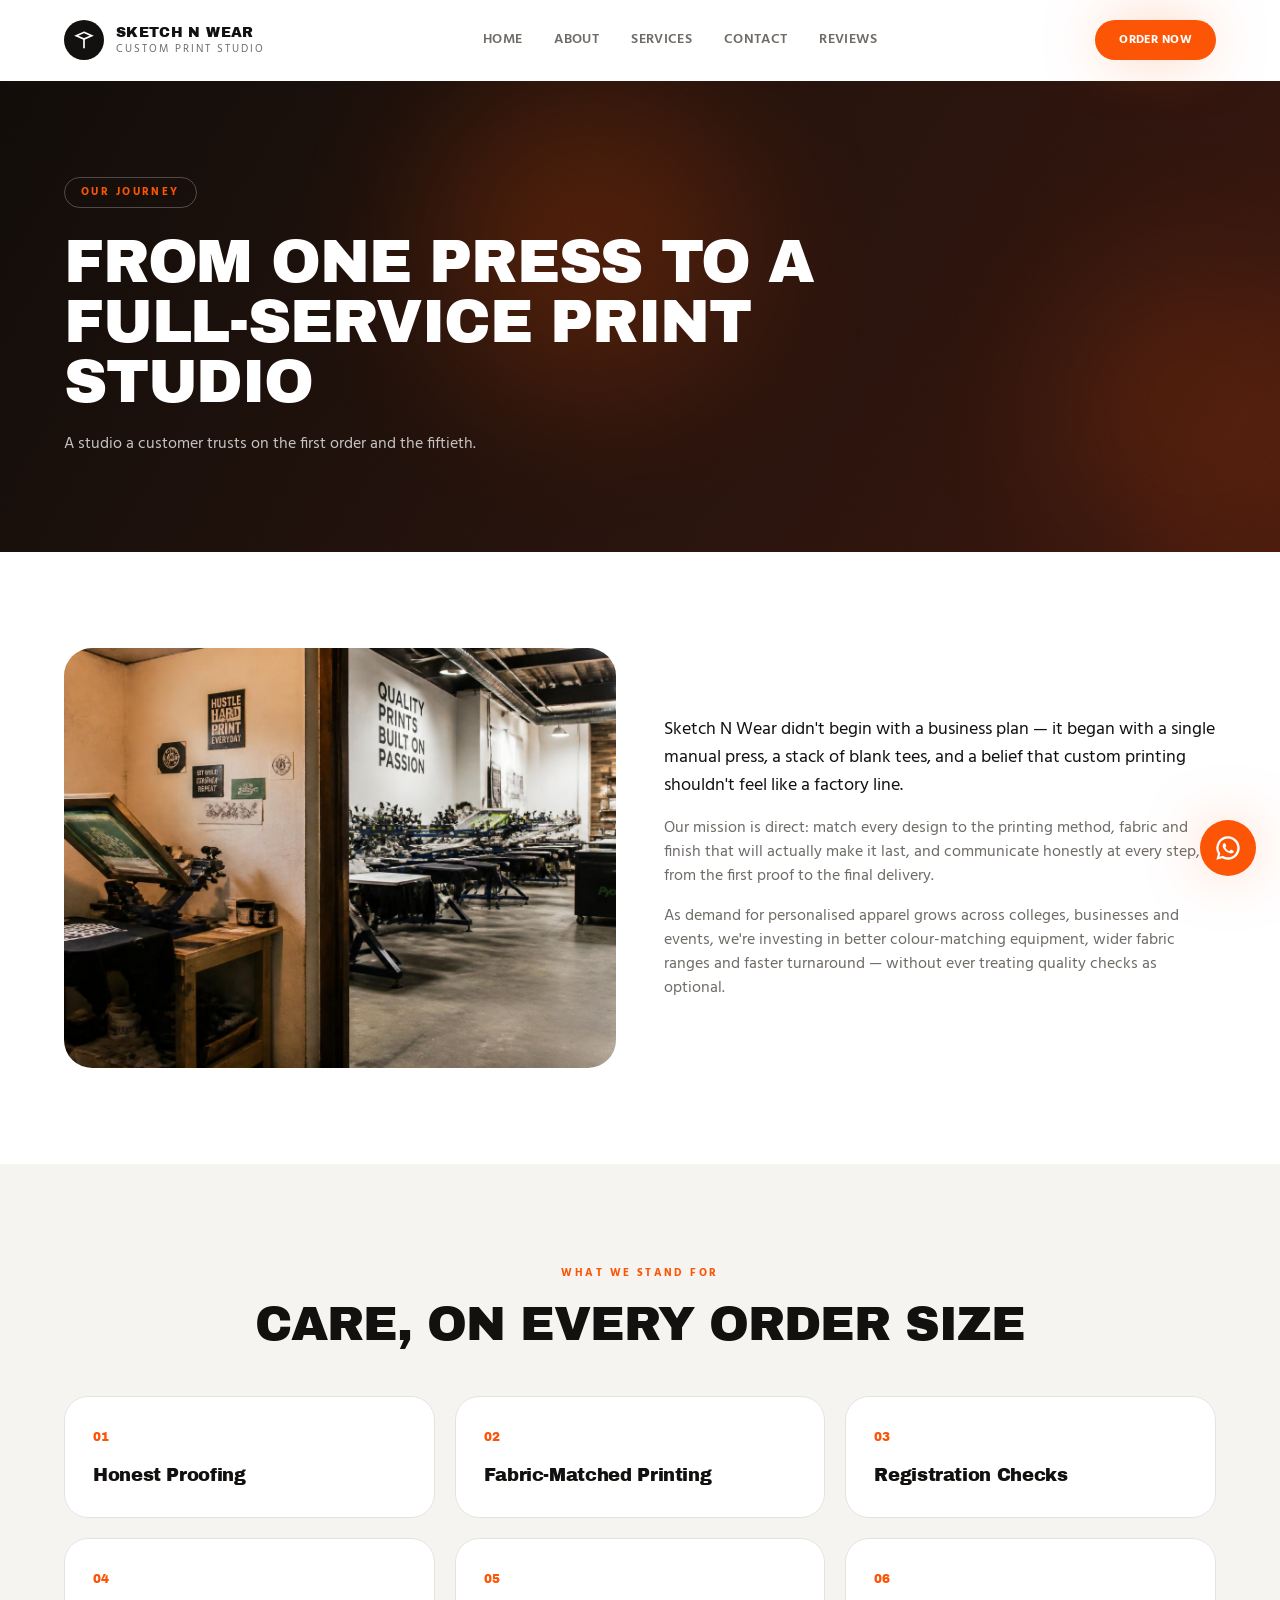
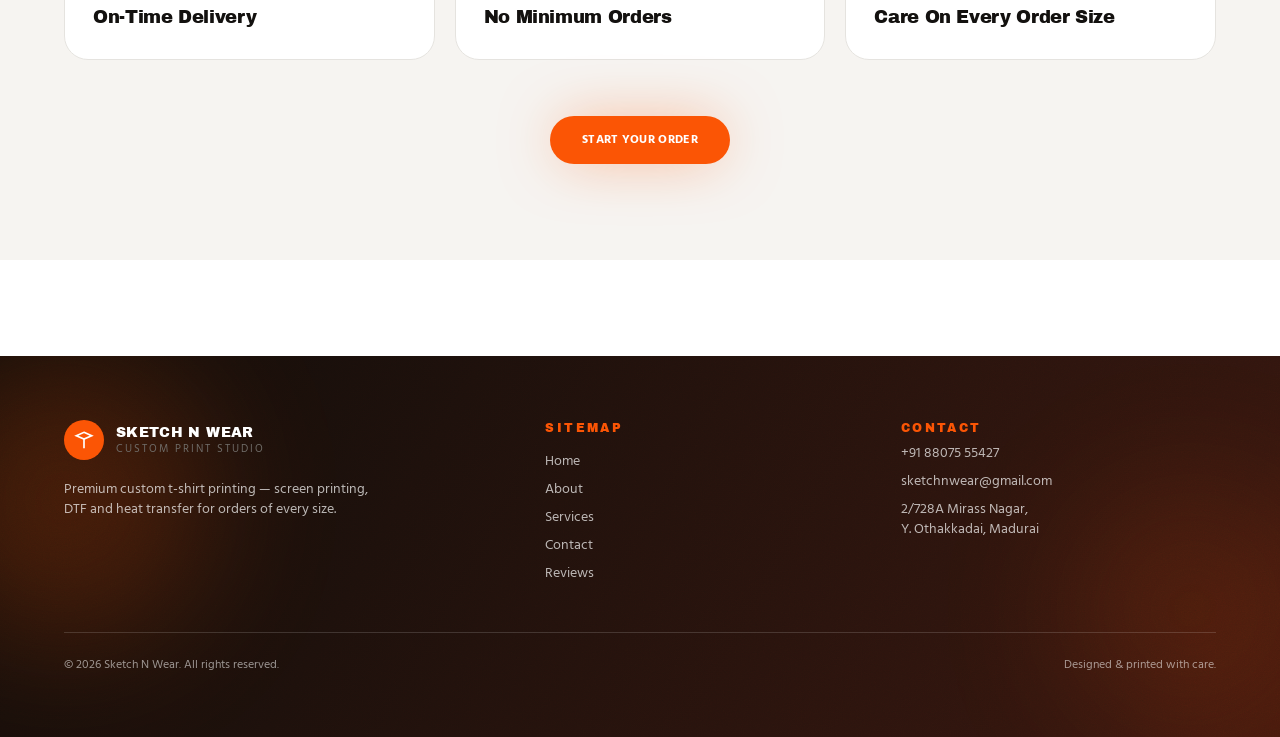
<file: about.html>
<!DOCTYPE html>
<html data-tsd-source="/src/routes/__root.tsx:118:5" lang="en"><head data-tsd-source="/src/routes/__root.tsx:119:7"><meta charset="utf-8"/><meta content="width=device-width, initial-scale=1" name="viewport"/><link data-precedence="default" href="https://fonts.googleapis.com/css2?family=Archivo+Black&amp;family=Hind:wght@300;400;500;600;700&amp;display=swap" rel="stylesheet"/><title>About Sketch N Wear | Our Custom Print Studio Story</title><meta content="Sketch N Wear" name="author"/><meta content="@Lovable" name="twitter:site"/><meta content="From one manual press to a full-service print studio — how Sketch N Wear matches every design to the right fabric, process and finish." name="description"/><meta content="About Sketch N Wear" property="og:title"/><meta content="Our journey from a single manual press to a full-service custom print studio." property="og:description"/><meta content="website" property="og:type"/><meta content="summary_large_image" name="twitter:card"/><link href="favicon.ico" rel="icon" type="image/x-icon"/><link href="https://fonts.googleapis.com" rel="preconnect"/><link crossorigin="anonymous" href="https://fonts.gstatic.com" rel="preconnect"/><link href="assets/styles.css" rel="stylesheet"/></head><body data-tsd-source="/src/routes/__root.tsx:122:7"><!--$--><div class="min-h-screen bg-background" data-tsd-source="/src/components/site/SiteLayout.tsx:52:5"><div class="fixed inset-x-0 top-0 z-[60] h-[3px] origin-left bg-primary" data-tsd-source="/src/components/site/SiteLayout.tsx:53:7" style="transform:scaleX(0)"></div><header class="sticky top-0 z-50 transition-all duration-500 border-b border-transparent py-5" data-tsd-source="/src/components/site/SiteLayout.tsx:57:7"><div class="mx-auto flex max-w-[1200px] items-center justify-between px-6" data-tsd-source="/src/components/site/SiteLayout.tsx:64:9"><a class="flex items-center gap-3" data-tsd-source="/src/components/site/SiteLayout.tsx:14:5" href="index.html"><span class="grid h-10 w-10 place-items-center rounded-xl bg-ink text-background transition-transform duration-500 hover:rotate-12" data-tsd-source="/src/components/site/SiteLayout.tsx:15:7"><svg class="h-6 w-6" data-tsd-source="/src/components/site/SiteLayout.tsx:20:9" fill="none" viewbox="0 0 100 100"><path d="M50 18 L82 32 L50 46 L18 32 Z" data-tsd-source="/src/components/site/SiteLayout.tsx:21:11" stroke="currentColor" stroke-width="7"></path><line data-tsd-source="/src/components/site/SiteLayout.tsx:22:11" stroke="currentColor" stroke-width="7" x1="50" x2="50" y1="46" y2="84"></line></svg></span><span class="leading-tight" data-tsd-source="/src/components/site/SiteLayout.tsx:25:7"><span class="block font-display text-sm uppercase tracking-wide" data-tsd-source="/src/components/site/SiteLayout.tsx:26:9">Sketch N Wear</span><span class="block text-[11px] uppercase tracking-[0.18em] text-muted-foreground" data-tsd-source="/src/components/site/SiteLayout.tsx:27:9">Custom Print Studio</span></span></a><nav class="hidden items-center gap-8 md:flex" data-tsd-source="/src/components/site/SiteLayout.tsx:66:11"><a class="underline-sweep text-sm font-semibold uppercase tracking-wide text-muted-foreground transition-colors hover:text-foreground" data-tsd-source="/src/components/site/SiteLayout.tsx:68:15" href="index.html">Home</a><a aria-current="page" class="underline-sweep text-sm font-semibold uppercase tracking-wide text-muted-foreground transition-colors hover:text-foreground text-foreground" data-status="active" data-tsd-source="/src/components/site/SiteLayout.tsx:68:15" href="about.html">About</a><a class="underline-sweep text-sm font-semibold uppercase tracking-wide text-muted-foreground transition-colors hover:text-foreground" data-tsd-source="/src/components/site/SiteLayout.tsx:68:15" href="services.html">Services</a><a class="underline-sweep text-sm font-semibold uppercase tracking-wide text-muted-foreground transition-colors hover:text-foreground" data-tsd-source="/src/components/site/SiteLayout.tsx:68:15" href="contact.html">Contact</a><a class="underline-sweep text-sm font-semibold uppercase tracking-wide text-muted-foreground transition-colors hover:text-foreground" data-tsd-source="/src/components/site/SiteLayout.tsx:68:15" href="reviews.html">Reviews</a></nav><div class="flex items-center gap-3" data-tsd-source="/src/components/site/SiteLayout.tsx:79:11"><a class="hidden rounded-full bg-primary px-6 py-3 text-xs font-bold uppercase tracking-wide text-primary-foreground shadow-[var(--shadow-glow)] transition-transform duration-300 hover:scale-105 sm:inline-flex" data-tsd-source="/src/components/site/SiteLayout.tsx:80:13" href="contact.html">Order Now</a><button aria-label="Open menu" class="grid h-10 w-10 place-items-center rounded-xl border border-border md:hidden" data-tsd-source="/src/components/site/SiteLayout.tsx:86:13"><span class="space-y-1.5" data-tsd-source="/src/components/site/SiteLayout.tsx:91:15"><span class="block h-0.5 w-5 bg-foreground" data-tsd-source="/src/components/site/SiteLayout.tsx:92:17"></span><span class="block h-0.5 w-5 bg-foreground" data-tsd-source="/src/components/site/SiteLayout.tsx:93:17"></span><span class="block h-0.5 w-5 bg-foreground" data-tsd-source="/src/components/site/SiteLayout.tsx:94:17"></span></span></button></div></div><div class="overflow-hidden border-t border-border bg-background transition-[max-height,opacity] duration-500 md:hidden max-h-0 opacity-0" data-tsd-source="/src/components/site/SiteLayout.tsx:99:9"><nav class="mx-auto flex max-w-[1200px] flex-col gap-1 px-6 py-4" data-tsd-source="/src/components/site/SiteLayout.tsx:104:11"><a class="py-2 font-display text-lg uppercase" data-tsd-source="/src/components/site/SiteLayout.tsx:106:15" href="index.html">Home</a><a aria-current="page" class="py-2 font-display text-lg uppercase active" data-status="active" data-tsd-source="/src/components/site/SiteLayout.tsx:106:15" href="about.html">About</a><a class="py-2 font-display text-lg uppercase" data-tsd-source="/src/components/site/SiteLayout.tsx:106:15" href="services.html">Services</a><a class="py-2 font-display text-lg uppercase" data-tsd-source="/src/components/site/SiteLayout.tsx:106:15" href="contact.html">Contact</a><a class="py-2 font-display text-lg uppercase" data-tsd-source="/src/components/site/SiteLayout.tsx:106:15" href="reviews.html">Reviews</a></nav></div></header><main data-tsd-source="/src/components/site/SiteLayout.tsx:119:7"><section class="ambient-bg grain relative overflow-hidden" data-tsd-source="/src/components/site/SiteLayout.tsx:199:5"><div class="relative z-10 mx-auto max-w-[1200px] px-6 py-24 text-background" data-tsd-source="/src/components/site/SiteLayout.tsx:200:7"><span class="inline-block rounded-full border border-background/25 px-4 py-1.5 text-[11px] font-bold uppercase tracking-[0.22em] text-primary" data-tsd-source="/src/components/site/SiteLayout.tsx:201:9">Our Journey</span><h1 class="mt-6 max-w-3xl text-4xl md:text-6xl" data-tsd-source="/src/components/site/SiteLayout.tsx:204:9" style="animation:slide-up-in .8s cubic-bezier(.22,1,.36,1) both">From One Press To A Full-Service Print Studio</h1><p class="mt-5 max-w-2xl text-background/75" data-tsd-source="/src/components/site/SiteLayout.tsx:211:11" style="animation:slide-up-in .9s .15s cubic-bezier(.22,1,.36,1) both">A studio a customer trusts on the first order and the fiftieth.</p></div><span class="orb left-1/3 top-0 h-80 w-80 bg-primary/35" data-tsd-source="/src/components/site/SiteLayout.tsx:219:7"></span><span class="orb -right-16 bottom-0 h-72 w-72 bg-primary/25" data-tsd-source="/src/components/site/SiteLayout.tsx:220:7" style="animation-delay:-8s"></span></section><section class="mx-auto max-w-[1200px] px-6 py-24" data-tsd-source="/src/routes/about.tsx:46:7"><div class="grid items-center gap-12 md:grid-cols-2" data-tsd-source="/src/routes/about.tsx:47:9"><div class="reveal-hidden" data-tsd-source="/src/components/site/Reveal.tsx:34:5" style="transition-delay:0ms"><div class="group overflow-hidden rounded-3xl" data-tsd-source="/src/routes/about.tsx:49:13"><img alt="The Sketch N Wear studio journey" class="h-[420px] w-full object-cover transition-transform duration-[1200ms] group-hover:scale-105" data-tsd-source="/src/routes/about.tsx:50:15" loading="lazy" src="images/journey.jpg"/></div></div><div class="reveal-hidden space-y-4 text-muted-foreground" data-tsd-source="/src/components/site/Reveal.tsx:34:5" style="transition-delay:120ms"><p class="text-lg text-foreground" data-tsd-source="/src/routes/about.tsx:59:13">Sketch N Wear didn't begin with a business plan — it began with a single manual press, a stack of blank tees, and a belief that custom printing shouldn't feel like a factory line.</p><p data-tsd-source="/src/routes/about.tsx:64:13">Our mission is direct: match every design to the printing method, fabric and finish that will actually make it last, and communicate honestly at every step, from the first proof to the final delivery.</p><p data-tsd-source="/src/routes/about.tsx:69:13">As demand for personalised apparel grows across colleges, businesses and events, we're investing in better colour-matching equipment, wider fabric ranges and faster turnaround — without ever treating quality checks as optional.</p></div></div></section><section class="bg-off py-24" data-tsd-source="/src/routes/about.tsx:78:7"><div class="mx-auto max-w-[1200px] px-6" data-tsd-source="/src/routes/about.tsx:79:9"><div class="reveal-hidden text-center" data-tsd-source="/src/components/site/Reveal.tsx:34:5" style="transition-delay:0ms"><span class="text-[11px] font-bold uppercase tracking-[0.22em] text-primary" data-tsd-source="/src/routes/about.tsx:81:13">What We Stand For</span><h2 class="mt-4 text-3xl md:text-5xl" data-tsd-source="/src/routes/about.tsx:84:13">Care, On Every Order Size</h2></div><div class="mt-12 grid gap-5 sm:grid-cols-2 lg:grid-cols-3" data-tsd-source="/src/routes/about.tsx:86:11"><div class="reveal-hidden" data-tsd-source="/src/components/site/Reveal.tsx:34:5" style="transition-delay:0ms"><div class="lift h-full rounded-2xl border border-border bg-card p-7" data-tsd-source="/src/routes/about.tsx:89:17"><span class="font-display text-xs text-primary" data-tsd-source="/src/routes/about.tsx:90:19">0<!-- -->1</span><h3 class="mt-3 text-lg normal-case" data-tsd-source="/src/routes/about.tsx:91:19">Honest Proofing</h3></div></div><div class="reveal-hidden" data-tsd-source="/src/components/site/Reveal.tsx:34:5" style="transition-delay:90ms"><div class="lift h-full rounded-2xl border border-border bg-card p-7" data-tsd-source="/src/routes/about.tsx:89:17"><span class="font-display text-xs text-primary" data-tsd-source="/src/routes/about.tsx:90:19">0<!-- -->2</span><h3 class="mt-3 text-lg normal-case" data-tsd-source="/src/routes/about.tsx:91:19">Fabric-Matched Printing</h3></div></div><div class="reveal-hidden" data-tsd-source="/src/components/site/Reveal.tsx:34:5" style="transition-delay:180ms"><div class="lift h-full rounded-2xl border border-border bg-card p-7" data-tsd-source="/src/routes/about.tsx:89:17"><span class="font-display text-xs text-primary" data-tsd-source="/src/routes/about.tsx:90:19">0<!-- -->3</span><h3 class="mt-3 text-lg normal-case" data-tsd-source="/src/routes/about.tsx:91:19">Registration Checks</h3></div></div><div class="reveal-hidden" data-tsd-source="/src/components/site/Reveal.tsx:34:5" style="transition-delay:270ms"><div class="lift h-full rounded-2xl border border-border bg-card p-7" data-tsd-source="/src/routes/about.tsx:89:17"><span class="font-display text-xs text-primary" data-tsd-source="/src/routes/about.tsx:90:19">0<!-- -->4</span><h3 class="mt-3 text-lg normal-case" data-tsd-source="/src/routes/about.tsx:91:19">On-Time Delivery</h3></div></div><div class="reveal-hidden" data-tsd-source="/src/components/site/Reveal.tsx:34:5" style="transition-delay:360ms"><div class="lift h-full rounded-2xl border border-border bg-card p-7" data-tsd-source="/src/routes/about.tsx:89:17"><span class="font-display text-xs text-primary" data-tsd-source="/src/routes/about.tsx:90:19">0<!-- -->5</span><h3 class="mt-3 text-lg normal-case" data-tsd-source="/src/routes/about.tsx:91:19">No Minimum Orders</h3></div></div><div class="reveal-hidden" data-tsd-source="/src/components/site/Reveal.tsx:34:5" style="transition-delay:450ms"><div class="lift h-full rounded-2xl border border-border bg-card p-7" data-tsd-source="/src/routes/about.tsx:89:17"><span class="font-display text-xs text-primary" data-tsd-source="/src/routes/about.tsx:90:19">0<!-- -->6</span><h3 class="mt-3 text-lg normal-case" data-tsd-source="/src/routes/about.tsx:91:19">Care On Every Order Size</h3></div></div></div><div class="reveal-hidden mt-14 text-center" data-tsd-source="/src/components/site/Reveal.tsx:34:5" style="transition-delay:200ms"><a class="inline-block rounded-full bg-primary px-8 py-4 text-xs font-bold uppercase tracking-wide text-primary-foreground shadow-[var(--shadow-glow)] transition-transform duration-300 hover:scale-105" data-tsd-source="/src/routes/about.tsx:97:13" href="contact.html">Start Your Order</a></div></div></section></main><footer class="ambient-bg grain relative mt-24 overflow-hidden text-background" data-tsd-source="/src/components/site/SiteLayout.tsx:121:7"><div class="relative z-10 mx-auto max-w-[1200px] px-6 py-16" data-tsd-source="/src/components/site/SiteLayout.tsx:122:9"><div class="grid gap-10 md:grid-cols-[1.4fr_1fr_1fr]" data-tsd-source="/src/components/site/SiteLayout.tsx:123:11"><div data-tsd-source="/src/components/site/SiteLayout.tsx:124:13"><a class="flex items-center gap-3" data-tsd-source="/src/components/site/SiteLayout.tsx:14:5" href="index.html"><span class="grid h-10 w-10 place-items-center rounded-xl bg-primary text-primary-foreground transition-transform duration-500 hover:rotate-12" data-tsd-source="/src/components/site/SiteLayout.tsx:15:7"><svg class="h-6 w-6" data-tsd-source="/src/components/site/SiteLayout.tsx:20:9" fill="none" viewbox="0 0 100 100"><path d="M50 18 L82 32 L50 46 L18 32 Z" data-tsd-source="/src/components/site/SiteLayout.tsx:21:11" stroke="currentColor" stroke-width="7"></path><line data-tsd-source="/src/components/site/SiteLayout.tsx:22:11" stroke="currentColor" stroke-width="7" x1="50" x2="50" y1="46" y2="84"></line></svg></span><span class="leading-tight" data-tsd-source="/src/components/site/SiteLayout.tsx:25:7"><span class="block font-display text-sm uppercase tracking-wide" data-tsd-source="/src/components/site/SiteLayout.tsx:26:9">Sketch N Wear</span><span class="block text-[11px] uppercase tracking-[0.18em] text-muted-foreground" data-tsd-source="/src/components/site/SiteLayout.tsx:27:9">Custom Print Studio</span></span></a><p class="mt-5 max-w-xs text-sm text-background/70" data-tsd-source="/src/components/site/SiteLayout.tsx:126:15">Premium custom t-shirt printing — screen printing, DTF and heat transfer for orders of every size.</p></div><div data-tsd-source="/src/components/site/SiteLayout.tsx:131:13"><h4 class="font-display text-xs uppercase tracking-[0.2em] text-primary" data-tsd-source="/src/components/site/SiteLayout.tsx:132:15">Sitemap</h4><ul class="mt-4 space-y-2 text-sm text-background/70" data-tsd-source="/src/components/site/SiteLayout.tsx:135:15"><li data-tsd-source="/src/components/site/SiteLayout.tsx:137:19"><a class="transition-colors hover:text-background" data-tsd-source="/src/components/site/SiteLayout.tsx:138:21" href="index.html">Home</a></li><li data-tsd-source="/src/components/site/SiteLayout.tsx:137:19"><a aria-current="page" class="transition-colors hover:text-background active" data-status="active" data-tsd-source="/src/components/site/SiteLayout.tsx:138:21" href="about.html">About</a></li><li data-tsd-source="/src/components/site/SiteLayout.tsx:137:19"><a class="transition-colors hover:text-background" data-tsd-source="/src/components/site/SiteLayout.tsx:138:21" href="services.html">Services</a></li><li data-tsd-source="/src/components/site/SiteLayout.tsx:137:19"><a class="transition-colors hover:text-background" data-tsd-source="/src/components/site/SiteLayout.tsx:138:21" href="contact.html">Contact</a></li><li data-tsd-source="/src/components/site/SiteLayout.tsx:137:19"><a class="transition-colors hover:text-background" data-tsd-source="/src/components/site/SiteLayout.tsx:138:21" href="reviews.html">Reviews</a></li></ul></div><div class="space-y-2 text-sm text-background/70" data-tsd-source="/src/components/site/SiteLayout.tsx:145:13"><h4 class="font-display text-xs uppercase tracking-[0.2em] text-primary" data-tsd-source="/src/components/site/SiteLayout.tsx:146:15">Contact</h4><a class="block hover:text-background" data-tsd-source="/src/components/site/SiteLayout.tsx:149:15" href="tel:+918807555427">+91 88075 55427</a><a class="block hover:text-background" data-tsd-source="/src/components/site/SiteLayout.tsx:152:15" href="mailto:sketchnwear@gmail.com">sketchnwear@gmail.com</a><span class="block" data-tsd-source="/src/components/site/SiteLayout.tsx:155:15">2/728A Mirass Nagar,<br data-tsd-source="/src/components/site/SiteLayout.tsx:157:17"/>Y. Othakkadai, Madurai</span></div></div><div class="mt-12 flex flex-col justify-between gap-2 border-t border-background/15 pt-6 text-xs text-background/55 sm:flex-row" data-tsd-source="/src/components/site/SiteLayout.tsx:162:11"><span data-tsd-source="/src/components/site/SiteLayout.tsx:163:13">© 2026 Sketch N Wear. All rights reserved.</span><span data-tsd-source="/src/components/site/SiteLayout.tsx:164:13">Designed &amp; printed with care.</span></div></div><span class="orb -left-20 top-0 h-72 w-72 bg-primary/40" data-tsd-source="/src/components/site/SiteLayout.tsx:167:9"></span><span class="orb -right-10 bottom-0 h-64 w-64 bg-primary/25" data-tsd-source="/src/components/site/SiteLayout.tsx:168:9" style="animation-delay:-6s"></span></footer><a aria-label="Chat on WhatsApp" class="fixed bottom-6 right-6 z-50 grid h-14 w-14 place-items-center rounded-full bg-primary text-primary-foreground shadow-[var(--shadow-glow)] transition-transform duration-300 hover:scale-110" data-tsd-source="/src/components/site/SiteLayout.tsx:174:7" href="https://wa.me/918807555427" rel="noopener" target="_blank"><svg class="h-7 w-7" data-tsd-source="/src/components/site/SiteLayout.tsx:181:9" fill="currentColor" viewbox="0 0 24 24"><path d="M12 2a10 10 0 0 0-8.6 15.1L2 22l5.1-1.3A10 10 0 1 0 12 2Zm0 18a8 8 0 0 1-4.1-1.1l-.3-.2-3 .8.8-2.9-.2-.3A8 8 0 1 1 12 20Zm4.4-5.8c-.2-.1-1.4-.7-1.6-.8-.2-.1-.4-.1-.5.1-.2.2-.6.8-.8 1-.1.1-.3.2-.5.1a6.5 6.5 0 0 1-1.9-1.2 7 7 0 0 1-1.3-1.6c-.1-.2 0-.4.1-.5l.4-.4.2-.4v-.4c0-.1-.5-1.3-.7-1.8-.2-.4-.4-.4-.5-.4h-.5c-.1 0-.4.1-.6.3-.2.2-.8.8-.8 2s.8 2.3 1 2.5c.1.2 1.6 2.5 4 3.4 2.3.9 2.3.6 2.8.5.4 0 1.3-.5 1.5-1 .2-.5.2-.9.1-1Z" data-tsd-source="/src/components/site/SiteLayout.tsx:182:11"></path></svg></a></div><!--/$--><script defer="" src="assets/site.js"></script></body></html>
</file>
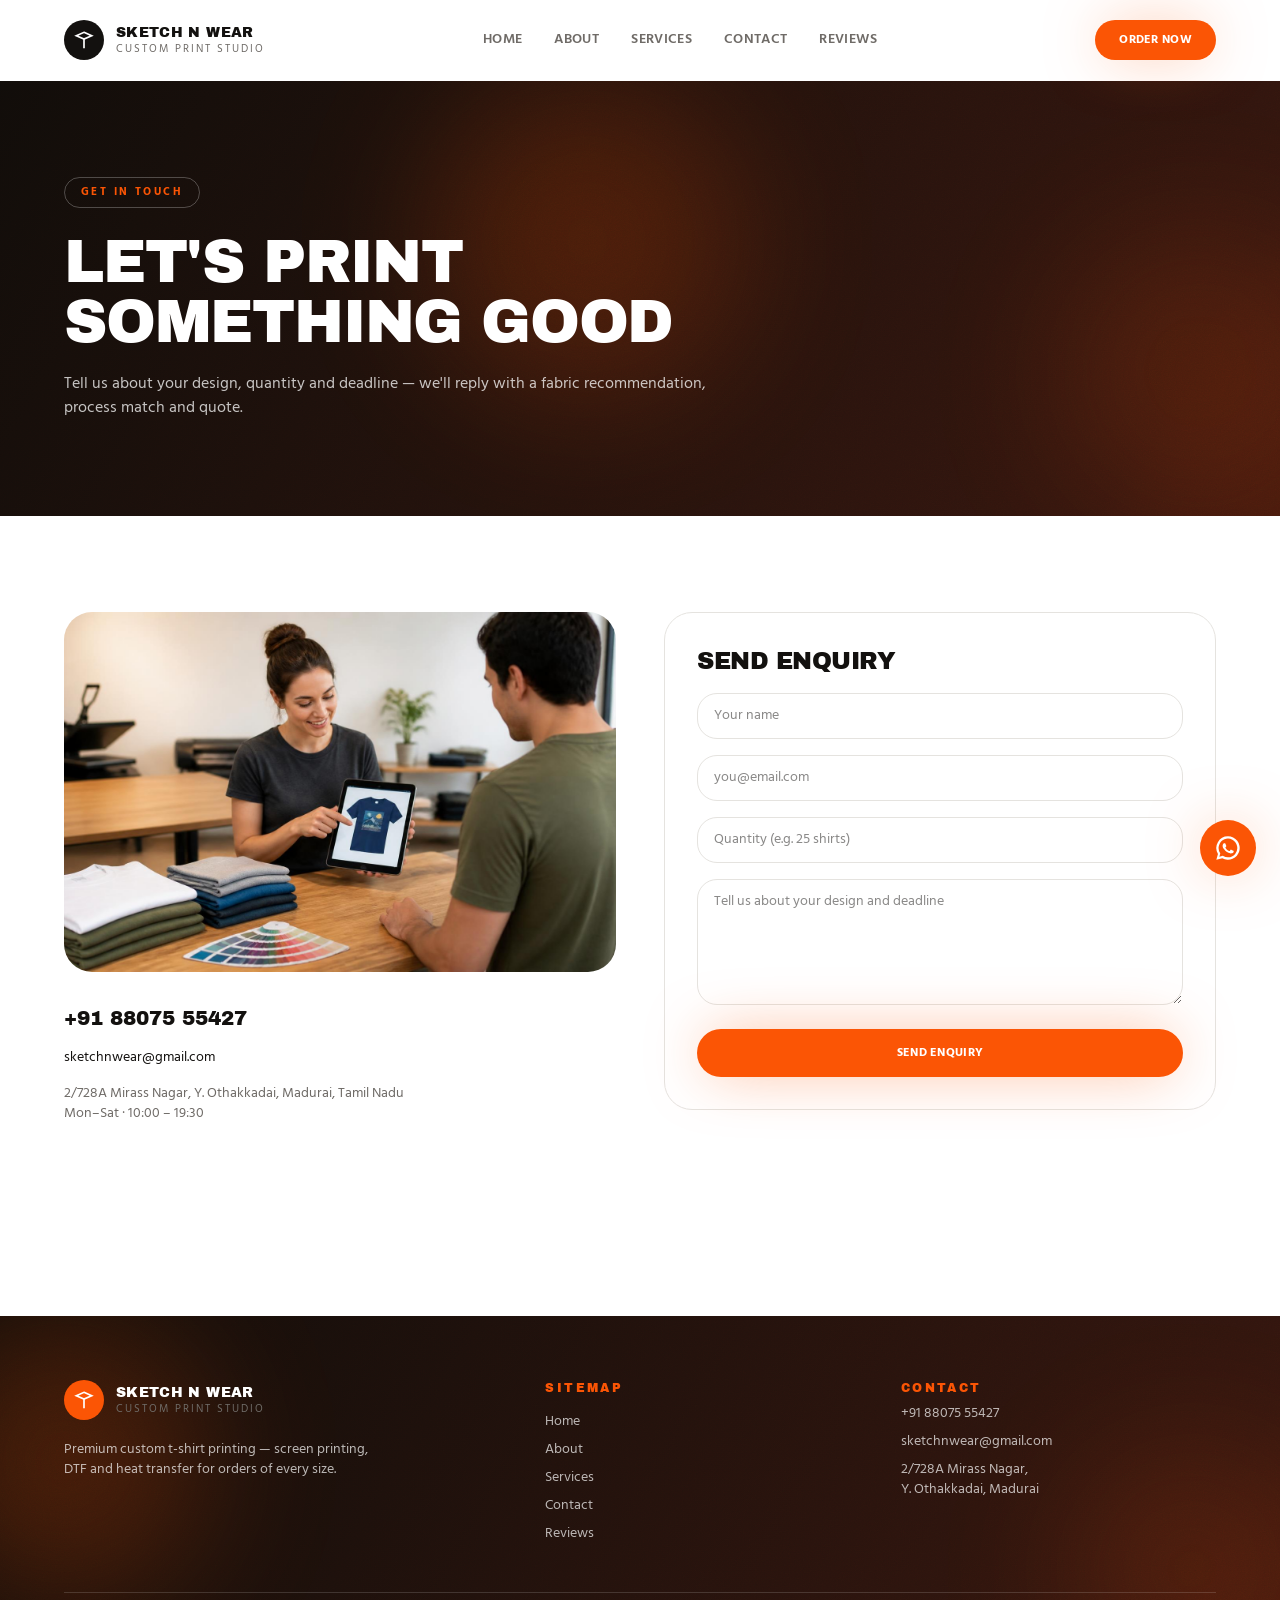
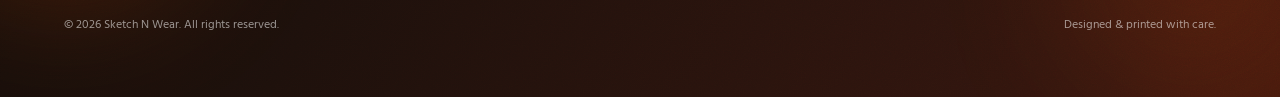
<file: contact.html>
<!DOCTYPE html>
<html data-tsd-source="/src/routes/__root.tsx:118:5" lang="en"><head data-tsd-source="/src/routes/__root.tsx:119:7"><meta charset="utf-8"/><meta content="width=device-width, initial-scale=1" name="viewport"/><link data-precedence="default" href="https://fonts.googleapis.com/css2?family=Archivo+Black&amp;family=Hind:wght@300;400;500;600;700&amp;display=swap" rel="stylesheet"/><title>Contact Sketch N Wear | Custom T-Shirt Printing Enquiry</title><meta content="Sketch N Wear" name="author"/><meta content="@Lovable" name="twitter:site"/><meta content="Tell us your design, quantity and deadline — Sketch N Wear replies with a fabric recommendation, process match and quote. Madurai based, shipping everywhere." name="description"/><meta content="Contact Sketch N Wear" property="og:title"/><meta content="Let's print something good — send your design, quantity and deadline." property="og:description"/><meta content="website" property="og:type"/><meta content="summary_large_image" name="twitter:card"/><link href="favicon.ico" rel="icon" type="image/x-icon"/><link href="https://fonts.googleapis.com" rel="preconnect"/><link crossorigin="anonymous" href="https://fonts.gstatic.com" rel="preconnect"/><link href="assets/styles.css" rel="stylesheet"/></head><body data-tsd-source="/src/routes/__root.tsx:122:7"><!--$--><div class="min-h-screen bg-background" data-tsd-source="/src/components/site/SiteLayout.tsx:52:5"><div class="fixed inset-x-0 top-0 z-[60] h-[3px] origin-left bg-primary" data-tsd-source="/src/components/site/SiteLayout.tsx:53:7" style="transform:scaleX(0)"></div><header class="sticky top-0 z-50 transition-all duration-500 border-b border-transparent py-5" data-tsd-source="/src/components/site/SiteLayout.tsx:57:7"><div class="mx-auto flex max-w-[1200px] items-center justify-between px-6" data-tsd-source="/src/components/site/SiteLayout.tsx:64:9"><a class="flex items-center gap-3" data-tsd-source="/src/components/site/SiteLayout.tsx:14:5" href="index.html"><span class="grid h-10 w-10 place-items-center rounded-xl bg-ink text-background transition-transform duration-500 hover:rotate-12" data-tsd-source="/src/components/site/SiteLayout.tsx:15:7"><svg class="h-6 w-6" data-tsd-source="/src/components/site/SiteLayout.tsx:20:9" fill="none" viewbox="0 0 100 100"><path d="M50 18 L82 32 L50 46 L18 32 Z" data-tsd-source="/src/components/site/SiteLayout.tsx:21:11" stroke="currentColor" stroke-width="7"></path><line data-tsd-source="/src/components/site/SiteLayout.tsx:22:11" stroke="currentColor" stroke-width="7" x1="50" x2="50" y1="46" y2="84"></line></svg></span><span class="leading-tight" data-tsd-source="/src/components/site/SiteLayout.tsx:25:7"><span class="block font-display text-sm uppercase tracking-wide" data-tsd-source="/src/components/site/SiteLayout.tsx:26:9">Sketch N Wear</span><span class="block text-[11px] uppercase tracking-[0.18em] text-muted-foreground" data-tsd-source="/src/components/site/SiteLayout.tsx:27:9">Custom Print Studio</span></span></a><nav class="hidden items-center gap-8 md:flex" data-tsd-source="/src/components/site/SiteLayout.tsx:66:11"><a class="underline-sweep text-sm font-semibold uppercase tracking-wide text-muted-foreground transition-colors hover:text-foreground" data-tsd-source="/src/components/site/SiteLayout.tsx:68:15" href="index.html">Home</a><a class="underline-sweep text-sm font-semibold uppercase tracking-wide text-muted-foreground transition-colors hover:text-foreground" data-tsd-source="/src/components/site/SiteLayout.tsx:68:15" href="about.html">About</a><a class="underline-sweep text-sm font-semibold uppercase tracking-wide text-muted-foreground transition-colors hover:text-foreground" data-tsd-source="/src/components/site/SiteLayout.tsx:68:15" href="services.html">Services</a><a aria-current="page" class="underline-sweep text-sm font-semibold uppercase tracking-wide text-muted-foreground transition-colors hover:text-foreground text-foreground" data-status="active" data-tsd-source="/src/components/site/SiteLayout.tsx:68:15" href="contact.html">Contact</a><a class="underline-sweep text-sm font-semibold uppercase tracking-wide text-muted-foreground transition-colors hover:text-foreground" data-tsd-source="/src/components/site/SiteLayout.tsx:68:15" href="reviews.html">Reviews</a></nav><div class="flex items-center gap-3" data-tsd-source="/src/components/site/SiteLayout.tsx:79:11"><a aria-current="page" class="hidden rounded-full bg-primary px-6 py-3 text-xs font-bold uppercase tracking-wide text-primary-foreground shadow-[var(--shadow-glow)] transition-transform duration-300 hover:scale-105 sm:inline-flex active" data-status="active" data-tsd-source="/src/components/site/SiteLayout.tsx:80:13" href="contact.html">Order Now</a><button aria-label="Open menu" class="grid h-10 w-10 place-items-center rounded-xl border border-border md:hidden" data-tsd-source="/src/components/site/SiteLayout.tsx:86:13"><span class="space-y-1.5" data-tsd-source="/src/components/site/SiteLayout.tsx:91:15"><span class="block h-0.5 w-5 bg-foreground" data-tsd-source="/src/components/site/SiteLayout.tsx:92:17"></span><span class="block h-0.5 w-5 bg-foreground" data-tsd-source="/src/components/site/SiteLayout.tsx:93:17"></span><span class="block h-0.5 w-5 bg-foreground" data-tsd-source="/src/components/site/SiteLayout.tsx:94:17"></span></span></button></div></div><div class="overflow-hidden border-t border-border bg-background transition-[max-height,opacity] duration-500 md:hidden max-h-0 opacity-0" data-tsd-source="/src/components/site/SiteLayout.tsx:99:9"><nav class="mx-auto flex max-w-[1200px] flex-col gap-1 px-6 py-4" data-tsd-source="/src/components/site/SiteLayout.tsx:104:11"><a class="py-2 font-display text-lg uppercase" data-tsd-source="/src/components/site/SiteLayout.tsx:106:15" href="index.html">Home</a><a class="py-2 font-display text-lg uppercase" data-tsd-source="/src/components/site/SiteLayout.tsx:106:15" href="about.html">About</a><a class="py-2 font-display text-lg uppercase" data-tsd-source="/src/components/site/SiteLayout.tsx:106:15" href="services.html">Services</a><a aria-current="page" class="py-2 font-display text-lg uppercase active" data-status="active" data-tsd-source="/src/components/site/SiteLayout.tsx:106:15" href="contact.html">Contact</a><a class="py-2 font-display text-lg uppercase" data-tsd-source="/src/components/site/SiteLayout.tsx:106:15" href="reviews.html">Reviews</a></nav></div></header><main data-tsd-source="/src/components/site/SiteLayout.tsx:119:7"><section class="ambient-bg grain relative overflow-hidden" data-tsd-source="/src/components/site/SiteLayout.tsx:199:5"><div class="relative z-10 mx-auto max-w-[1200px] px-6 py-24 text-background" data-tsd-source="/src/components/site/SiteLayout.tsx:200:7"><span class="inline-block rounded-full border border-background/25 px-4 py-1.5 text-[11px] font-bold uppercase tracking-[0.22em] text-primary" data-tsd-source="/src/components/site/SiteLayout.tsx:201:9">Get In Touch</span><h1 class="mt-6 max-w-3xl text-4xl md:text-6xl" data-tsd-source="/src/components/site/SiteLayout.tsx:204:9" style="animation:slide-up-in .8s cubic-bezier(.22,1,.36,1) both">Let's Print Something Good</h1><p class="mt-5 max-w-2xl text-background/75" data-tsd-source="/src/components/site/SiteLayout.tsx:211:11" style="animation:slide-up-in .9s .15s cubic-bezier(.22,1,.36,1) both">Tell us about your design, quantity and deadline — we'll reply with a fabric recommendation, process match and quote.</p></div><span class="orb left-1/3 top-0 h-80 w-80 bg-primary/35" data-tsd-source="/src/components/site/SiteLayout.tsx:219:7"></span><span class="orb -right-16 bottom-0 h-72 w-72 bg-primary/25" data-tsd-source="/src/components/site/SiteLayout.tsx:220:7" style="animation-delay:-8s"></span></section><section class="mx-auto max-w-[1200px] px-6 py-24" data-tsd-source="/src/routes/contact.tsx:40:7"><div class="grid gap-12 md:grid-cols-2" data-tsd-source="/src/routes/contact.tsx:41:9"><div class="reveal-hidden" data-tsd-source="/src/components/site/Reveal.tsx:34:5" style="transition-delay:0ms"><div class="group overflow-hidden rounded-3xl" data-tsd-source="/src/routes/contact.tsx:43:13"><img alt="The Sketch N Wear studio counter in Madurai" class="h-[360px] w-full object-cover transition-transform duration-[1200ms] group-hover:scale-105" data-tsd-source="/src/routes/contact.tsx:44:15" loading="lazy" src="images/contact-studio.jpg"/></div><div class="mt-8 space-y-4 text-sm" data-tsd-source="/src/routes/contact.tsx:51:13"><a class="underline-sweep block font-display text-xl normal-case" data-tsd-source="/src/routes/contact.tsx:52:15" href="tel:+918807555427">+91 88075 55427</a><a class="underline-sweep block" data-tsd-source="/src/routes/contact.tsx:58:15" href="mailto:sketchnwear@gmail.com">sketchnwear@gmail.com</a><p class="text-muted-foreground" data-tsd-source="/src/routes/contact.tsx:61:15">2/728A Mirass Nagar, Y. Othakkadai, Madurai, Tamil Nadu<br data-tsd-source="/src/routes/contact.tsx:63:17"/>Mon–Sat · 10:00 – 19:30</p></div></div><div class="reveal-hidden" data-tsd-source="/src/components/site/Reveal.tsx:34:5" style="transition-delay:120ms"><form class="space-y-4 rounded-3xl border border-border bg-card p-8" data-tsd-source="/src/routes/contact.tsx:70:13"><h2 class="text-2xl" data-tsd-source="/src/routes/contact.tsx:77:15">Send Enquiry</h2><input class="w-full rounded-xl border border-input bg-background px-4 py-3 text-sm outline-none transition-colors focus:border-primary" data-tsd-source="/src/routes/contact.tsx:78:15" placeholder="Your name" required=""/><input class="w-full rounded-xl border border-input bg-background px-4 py-3 text-sm outline-none transition-colors focus:border-primary" data-tsd-source="/src/routes/contact.tsx:83:15" placeholder="you@email.com" required="" type="email"/><input class="w-full rounded-xl border border-input bg-background px-4 py-3 text-sm outline-none transition-colors focus:border-primary" data-tsd-source="/src/routes/contact.tsx:89:15" placeholder="Quantity (e.g. 25 shirts)"/><textarea class="w-full rounded-xl border border-input bg-background px-4 py-3 text-sm outline-none transition-colors focus:border-primary" data-tsd-source="/src/routes/contact.tsx:93:15" placeholder="Tell us about your design and deadline" required="" rows="5"></textarea><button class="w-full rounded-full bg-primary px-8 py-4 text-xs font-bold uppercase tracking-wide text-primary-foreground shadow-[var(--shadow-glow)] transition-transform duration-300 hover:scale-[1.02]" data-tsd-source="/src/routes/contact.tsx:99:15" type="submit">Send Enquiry</button></form></div></div></section></main><footer class="ambient-bg grain relative mt-24 overflow-hidden text-background" data-tsd-source="/src/components/site/SiteLayout.tsx:121:7"><div class="relative z-10 mx-auto max-w-[1200px] px-6 py-16" data-tsd-source="/src/components/site/SiteLayout.tsx:122:9"><div class="grid gap-10 md:grid-cols-[1.4fr_1fr_1fr]" data-tsd-source="/src/components/site/SiteLayout.tsx:123:11"><div data-tsd-source="/src/components/site/SiteLayout.tsx:124:13"><a class="flex items-center gap-3" data-tsd-source="/src/components/site/SiteLayout.tsx:14:5" href="index.html"><span class="grid h-10 w-10 place-items-center rounded-xl bg-primary text-primary-foreground transition-transform duration-500 hover:rotate-12" data-tsd-source="/src/components/site/SiteLayout.tsx:15:7"><svg class="h-6 w-6" data-tsd-source="/src/components/site/SiteLayout.tsx:20:9" fill="none" viewbox="0 0 100 100"><path d="M50 18 L82 32 L50 46 L18 32 Z" data-tsd-source="/src/components/site/SiteLayout.tsx:21:11" stroke="currentColor" stroke-width="7"></path><line data-tsd-source="/src/components/site/SiteLayout.tsx:22:11" stroke="currentColor" stroke-width="7" x1="50" x2="50" y1="46" y2="84"></line></svg></span><span class="leading-tight" data-tsd-source="/src/components/site/SiteLayout.tsx:25:7"><span class="block font-display text-sm uppercase tracking-wide" data-tsd-source="/src/components/site/SiteLayout.tsx:26:9">Sketch N Wear</span><span class="block text-[11px] uppercase tracking-[0.18em] text-muted-foreground" data-tsd-source="/src/components/site/SiteLayout.tsx:27:9">Custom Print Studio</span></span></a><p class="mt-5 max-w-xs text-sm text-background/70" data-tsd-source="/src/components/site/SiteLayout.tsx:126:15">Premium custom t-shirt printing — screen printing, DTF and heat transfer for orders of every size.</p></div><div data-tsd-source="/src/components/site/SiteLayout.tsx:131:13"><h4 class="font-display text-xs uppercase tracking-[0.2em] text-primary" data-tsd-source="/src/components/site/SiteLayout.tsx:132:15">Sitemap</h4><ul class="mt-4 space-y-2 text-sm text-background/70" data-tsd-source="/src/components/site/SiteLayout.tsx:135:15"><li data-tsd-source="/src/components/site/SiteLayout.tsx:137:19"><a class="transition-colors hover:text-background" data-tsd-source="/src/components/site/SiteLayout.tsx:138:21" href="index.html">Home</a></li><li data-tsd-source="/src/components/site/SiteLayout.tsx:137:19"><a class="transition-colors hover:text-background" data-tsd-source="/src/components/site/SiteLayout.tsx:138:21" href="about.html">About</a></li><li data-tsd-source="/src/components/site/SiteLayout.tsx:137:19"><a class="transition-colors hover:text-background" data-tsd-source="/src/components/site/SiteLayout.tsx:138:21" href="services.html">Services</a></li><li data-tsd-source="/src/components/site/SiteLayout.tsx:137:19"><a aria-current="page" class="transition-colors hover:text-background active" data-status="active" data-tsd-source="/src/components/site/SiteLayout.tsx:138:21" href="contact.html">Contact</a></li><li data-tsd-source="/src/components/site/SiteLayout.tsx:137:19"><a class="transition-colors hover:text-background" data-tsd-source="/src/components/site/SiteLayout.tsx:138:21" href="reviews.html">Reviews</a></li></ul></div><div class="space-y-2 text-sm text-background/70" data-tsd-source="/src/components/site/SiteLayout.tsx:145:13"><h4 class="font-display text-xs uppercase tracking-[0.2em] text-primary" data-tsd-source="/src/components/site/SiteLayout.tsx:146:15">Contact</h4><a class="block hover:text-background" data-tsd-source="/src/components/site/SiteLayout.tsx:149:15" href="tel:+918807555427">+91 88075 55427</a><a class="block hover:text-background" data-tsd-source="/src/components/site/SiteLayout.tsx:152:15" href="mailto:sketchnwear@gmail.com">sketchnwear@gmail.com</a><span class="block" data-tsd-source="/src/components/site/SiteLayout.tsx:155:15">2/728A Mirass Nagar,<br data-tsd-source="/src/components/site/SiteLayout.tsx:157:17"/>Y. Othakkadai, Madurai</span></div></div><div class="mt-12 flex flex-col justify-between gap-2 border-t border-background/15 pt-6 text-xs text-background/55 sm:flex-row" data-tsd-source="/src/components/site/SiteLayout.tsx:162:11"><span data-tsd-source="/src/components/site/SiteLayout.tsx:163:13">© 2026 Sketch N Wear. All rights reserved.</span><span data-tsd-source="/src/components/site/SiteLayout.tsx:164:13">Designed &amp; printed with care.</span></div></div><span class="orb -left-20 top-0 h-72 w-72 bg-primary/40" data-tsd-source="/src/components/site/SiteLayout.tsx:167:9"></span><span class="orb -right-10 bottom-0 h-64 w-64 bg-primary/25" data-tsd-source="/src/components/site/SiteLayout.tsx:168:9" style="animation-delay:-6s"></span></footer><a aria-label="Chat on WhatsApp" class="fixed bottom-6 right-6 z-50 grid h-14 w-14 place-items-center rounded-full bg-primary text-primary-foreground shadow-[var(--shadow-glow)] transition-transform duration-300 hover:scale-110" data-tsd-source="/src/components/site/SiteLayout.tsx:174:7" href="https://wa.me/918807555427" rel="noopener" target="_blank"><svg class="h-7 w-7" data-tsd-source="/src/components/site/SiteLayout.tsx:181:9" fill="currentColor" viewbox="0 0 24 24"><path d="M12 2a10 10 0 0 0-8.6 15.1L2 22l5.1-1.3A10 10 0 1 0 12 2Zm0 18a8 8 0 0 1-4.1-1.1l-.3-.2-3 .8.8-2.9-.2-.3A8 8 0 1 1 12 20Zm4.4-5.8c-.2-.1-1.4-.7-1.6-.8-.2-.1-.4-.1-.5.1-.2.2-.6.8-.8 1-.1.1-.3.2-.5.1a6.5 6.5 0 0 1-1.9-1.2 7 7 0 0 1-1.3-1.6c-.1-.2 0-.4.1-.5l.4-.4.2-.4v-.4c0-.1-.5-1.3-.7-1.8-.2-.4-.4-.4-.5-.4h-.5c-.1 0-.4.1-.6.3-.2.2-.8.8-.8 2s.8 2.3 1 2.5c.1.2 1.6 2.5 4 3.4 2.3.9 2.3.6 2.8.5.4 0 1.3-.5 1.5-1 .2-.5.2-.9.1-1Z" data-tsd-source="/src/components/site/SiteLayout.tsx:182:11"></path></svg></a></div><!--/$--><script defer="" src="assets/site.js"></script></body></html>
</file>
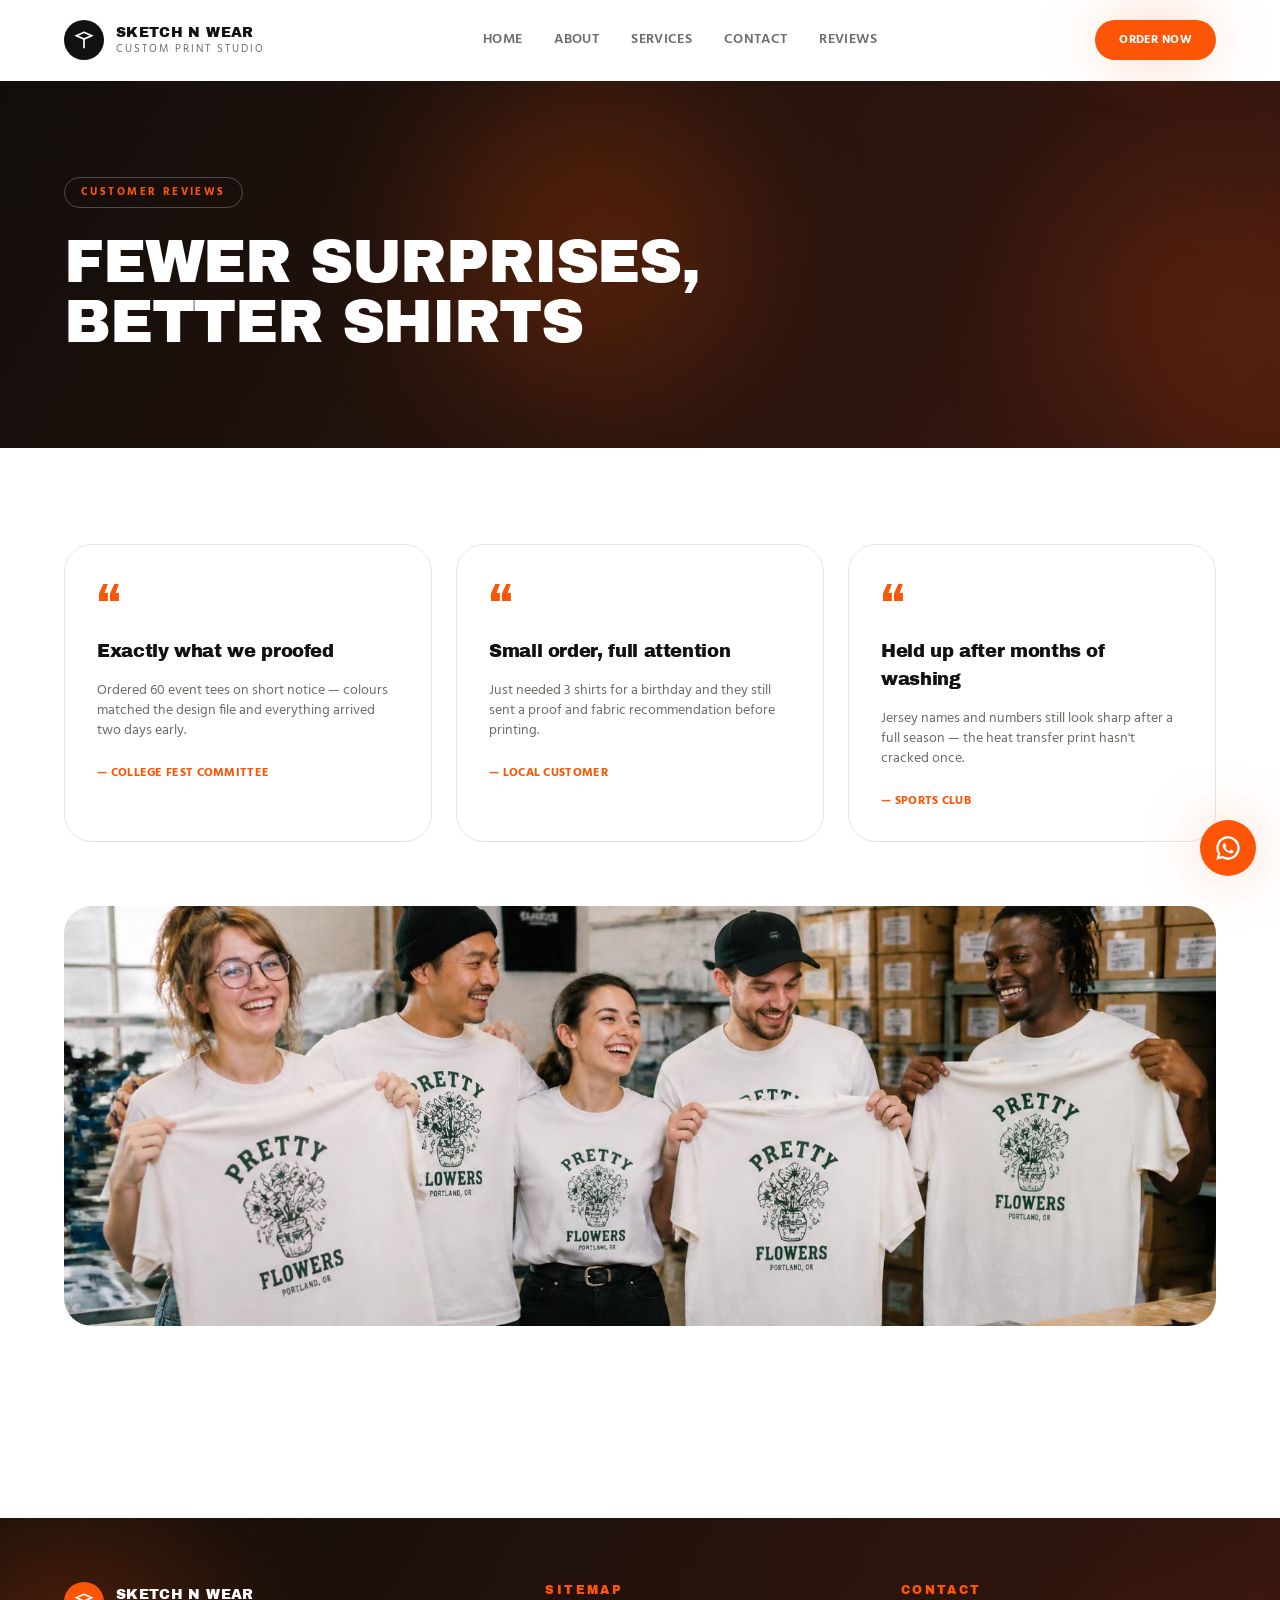
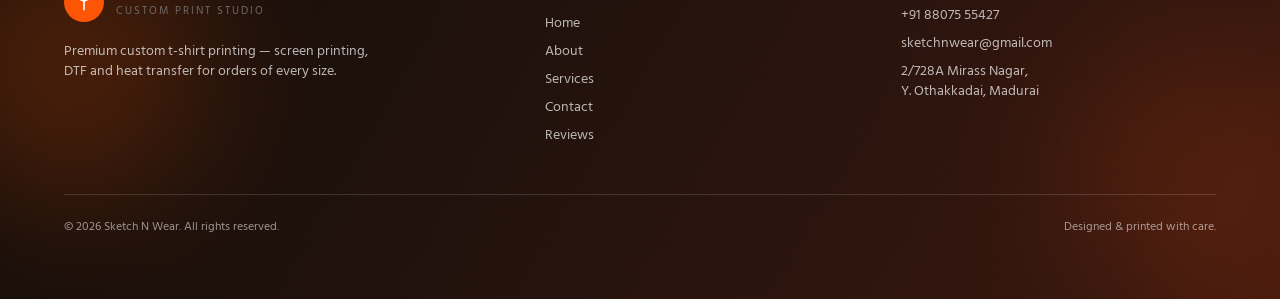
<file: reviews.html>
<!DOCTYPE html>
<html data-tsd-source="/src/routes/__root.tsx:118:5" lang="en"><head data-tsd-source="/src/routes/__root.tsx:119:7"><meta charset="utf-8"/><meta content="width=device-width, initial-scale=1" name="viewport"/><link data-precedence="default" href="https://fonts.googleapis.com/css2?family=Archivo+Black&amp;family=Hind:wght@300;400;500;600;700&amp;display=swap" rel="stylesheet"/><title>Customer Reviews | Sketch N Wear Custom T-Shirt Printing</title><meta content="Sketch N Wear" name="author"/><meta content="@Lovable" name="twitter:site"/><meta content="Real feedback from college fests, sports clubs and one-off gift orders printed by Sketch N Wear — colours that match the proof and prints that survive the wash." name="description"/><meta content="Customer Reviews | Sketch N Wear" property="og:title"/><meta content="Fewer surprises, better shirts — what our customers say." property="og:description"/><meta content="website" property="og:type"/><meta content="summary_large_image" name="twitter:card"/><link href="favicon.ico" rel="icon" type="image/x-icon"/><link href="https://fonts.googleapis.com" rel="preconnect"/><link crossorigin="anonymous" href="https://fonts.gstatic.com" rel="preconnect"/><link href="assets/styles.css" rel="stylesheet"/></head><body data-tsd-source="/src/routes/__root.tsx:122:7"><!--$--><div class="min-h-screen bg-background" data-tsd-source="/src/components/site/SiteLayout.tsx:52:5"><div class="fixed inset-x-0 top-0 z-[60] h-[3px] origin-left bg-primary" data-tsd-source="/src/components/site/SiteLayout.tsx:53:7" style="transform:scaleX(0)"></div><header class="sticky top-0 z-50 transition-all duration-500 border-b border-transparent py-5" data-tsd-source="/src/components/site/SiteLayout.tsx:57:7"><div class="mx-auto flex max-w-[1200px] items-center justify-between px-6" data-tsd-source="/src/components/site/SiteLayout.tsx:64:9"><a class="flex items-center gap-3" data-tsd-source="/src/components/site/SiteLayout.tsx:14:5" href="index.html"><span class="grid h-10 w-10 place-items-center rounded-xl bg-ink text-background transition-transform duration-500 hover:rotate-12" data-tsd-source="/src/components/site/SiteLayout.tsx:15:7"><svg class="h-6 w-6" data-tsd-source="/src/components/site/SiteLayout.tsx:20:9" fill="none" viewbox="0 0 100 100"><path d="M50 18 L82 32 L50 46 L18 32 Z" data-tsd-source="/src/components/site/SiteLayout.tsx:21:11" stroke="currentColor" stroke-width="7"></path><line data-tsd-source="/src/components/site/SiteLayout.tsx:22:11" stroke="currentColor" stroke-width="7" x1="50" x2="50" y1="46" y2="84"></line></svg></span><span class="leading-tight" data-tsd-source="/src/components/site/SiteLayout.tsx:25:7"><span class="block font-display text-sm uppercase tracking-wide" data-tsd-source="/src/components/site/SiteLayout.tsx:26:9">Sketch N Wear</span><span class="block text-[11px] uppercase tracking-[0.18em] text-muted-foreground" data-tsd-source="/src/components/site/SiteLayout.tsx:27:9">Custom Print Studio</span></span></a><nav class="hidden items-center gap-8 md:flex" data-tsd-source="/src/components/site/SiteLayout.tsx:66:11"><a class="underline-sweep text-sm font-semibold uppercase tracking-wide text-muted-foreground transition-colors hover:text-foreground" data-tsd-source="/src/components/site/SiteLayout.tsx:68:15" href="index.html">Home</a><a class="underline-sweep text-sm font-semibold uppercase tracking-wide text-muted-foreground transition-colors hover:text-foreground" data-tsd-source="/src/components/site/SiteLayout.tsx:68:15" href="about.html">About</a><a class="underline-sweep text-sm font-semibold uppercase tracking-wide text-muted-foreground transition-colors hover:text-foreground" data-tsd-source="/src/components/site/SiteLayout.tsx:68:15" href="services.html">Services</a><a class="underline-sweep text-sm font-semibold uppercase tracking-wide text-muted-foreground transition-colors hover:text-foreground" data-tsd-source="/src/components/site/SiteLayout.tsx:68:15" href="contact.html">Contact</a><a aria-current="page" class="underline-sweep text-sm font-semibold uppercase tracking-wide text-muted-foreground transition-colors hover:text-foreground text-foreground" data-status="active" data-tsd-source="/src/components/site/SiteLayout.tsx:68:15" href="reviews.html">Reviews</a></nav><div class="flex items-center gap-3" data-tsd-source="/src/components/site/SiteLayout.tsx:79:11"><a class="hidden rounded-full bg-primary px-6 py-3 text-xs font-bold uppercase tracking-wide text-primary-foreground shadow-[var(--shadow-glow)] transition-transform duration-300 hover:scale-105 sm:inline-flex" data-tsd-source="/src/components/site/SiteLayout.tsx:80:13" href="contact.html">Order Now</a><button aria-label="Open menu" class="grid h-10 w-10 place-items-center rounded-xl border border-border md:hidden" data-tsd-source="/src/components/site/SiteLayout.tsx:86:13"><span class="space-y-1.5" data-tsd-source="/src/components/site/SiteLayout.tsx:91:15"><span class="block h-0.5 w-5 bg-foreground" data-tsd-source="/src/components/site/SiteLayout.tsx:92:17"></span><span class="block h-0.5 w-5 bg-foreground" data-tsd-source="/src/components/site/SiteLayout.tsx:93:17"></span><span class="block h-0.5 w-5 bg-foreground" data-tsd-source="/src/components/site/SiteLayout.tsx:94:17"></span></span></button></div></div><div class="overflow-hidden border-t border-border bg-background transition-[max-height,opacity] duration-500 md:hidden max-h-0 opacity-0" data-tsd-source="/src/components/site/SiteLayout.tsx:99:9"><nav class="mx-auto flex max-w-[1200px] flex-col gap-1 px-6 py-4" data-tsd-source="/src/components/site/SiteLayout.tsx:104:11"><a class="py-2 font-display text-lg uppercase" data-tsd-source="/src/components/site/SiteLayout.tsx:106:15" href="index.html">Home</a><a class="py-2 font-display text-lg uppercase" data-tsd-source="/src/components/site/SiteLayout.tsx:106:15" href="about.html">About</a><a class="py-2 font-display text-lg uppercase" data-tsd-source="/src/components/site/SiteLayout.tsx:106:15" href="services.html">Services</a><a class="py-2 font-display text-lg uppercase" data-tsd-source="/src/components/site/SiteLayout.tsx:106:15" href="contact.html">Contact</a><a aria-current="page" class="py-2 font-display text-lg uppercase active" data-status="active" data-tsd-source="/src/components/site/SiteLayout.tsx:106:15" href="reviews.html">Reviews</a></nav></div></header><main data-tsd-source="/src/components/site/SiteLayout.tsx:119:7"><section class="ambient-bg grain relative overflow-hidden" data-tsd-source="/src/components/site/SiteLayout.tsx:199:5"><div class="relative z-10 mx-auto max-w-[1200px] px-6 py-24 text-background" data-tsd-source="/src/components/site/SiteLayout.tsx:200:7"><span class="inline-block rounded-full border border-background/25 px-4 py-1.5 text-[11px] font-bold uppercase tracking-[0.22em] text-primary" data-tsd-source="/src/components/site/SiteLayout.tsx:201:9">Customer Reviews</span><h1 class="mt-6 max-w-3xl text-4xl md:text-6xl" data-tsd-source="/src/components/site/SiteLayout.tsx:204:9" style="animation:slide-up-in .8s cubic-bezier(.22,1,.36,1) both">Fewer Surprises, Better Shirts</h1></div><span class="orb left-1/3 top-0 h-80 w-80 bg-primary/35" data-tsd-source="/src/components/site/SiteLayout.tsx:219:7"></span><span class="orb -right-16 bottom-0 h-72 w-72 bg-primary/25" data-tsd-source="/src/components/site/SiteLayout.tsx:220:7" style="animation-delay:-8s"></span></section><section class="mx-auto max-w-[1200px] px-6 py-24" data-tsd-source="/src/routes/reviews.tsx:51:7"><div class="grid gap-6 md:grid-cols-3" data-tsd-source="/src/routes/reviews.tsx:52:9"><div class="reveal-hidden" data-tsd-source="/src/components/site/Reveal.tsx:34:5" style="transition-delay:0ms"><blockquote class="lift h-full rounded-3xl border border-border bg-card p-8" data-tsd-source="/src/routes/reviews.tsx:55:15"><span class="font-display text-5xl leading-none text-primary" data-tsd-source="/src/routes/reviews.tsx:56:17">“</span><h3 class="mt-3 text-lg normal-case" data-tsd-source="/src/routes/reviews.tsx:57:17">Exactly what we proofed</h3><p class="mt-4 text-sm text-muted-foreground" data-tsd-source="/src/routes/reviews.tsx:58:17">Ordered 60 event tees on short notice — colours matched the design file and everything arrived two days early.</p><footer class="mt-6 text-xs font-bold uppercase tracking-wide text-primary" data-tsd-source="/src/routes/reviews.tsx:59:17">— <!-- -->College Fest Committee</footer></blockquote></div><div class="reveal-hidden" data-tsd-source="/src/components/site/Reveal.tsx:34:5" style="transition-delay:120ms"><blockquote class="lift h-full rounded-3xl border border-border bg-card p-8" data-tsd-source="/src/routes/reviews.tsx:55:15"><span class="font-display text-5xl leading-none text-primary" data-tsd-source="/src/routes/reviews.tsx:56:17">“</span><h3 class="mt-3 text-lg normal-case" data-tsd-source="/src/routes/reviews.tsx:57:17">Small order, full attention</h3><p class="mt-4 text-sm text-muted-foreground" data-tsd-source="/src/routes/reviews.tsx:58:17">Just needed 3 shirts for a birthday and they still sent a proof and fabric recommendation before printing.</p><footer class="mt-6 text-xs font-bold uppercase tracking-wide text-primary" data-tsd-source="/src/routes/reviews.tsx:59:17">— <!-- -->Local Customer</footer></blockquote></div><div class="reveal-hidden" data-tsd-source="/src/components/site/Reveal.tsx:34:5" style="transition-delay:240ms"><blockquote class="lift h-full rounded-3xl border border-border bg-card p-8" data-tsd-source="/src/routes/reviews.tsx:55:15"><span class="font-display text-5xl leading-none text-primary" data-tsd-source="/src/routes/reviews.tsx:56:17">“</span><h3 class="mt-3 text-lg normal-case" data-tsd-source="/src/routes/reviews.tsx:57:17">Held up after months of washing</h3><p class="mt-4 text-sm text-muted-foreground" data-tsd-source="/src/routes/reviews.tsx:58:17">Jersey names and numbers still look sharp after a full season — the heat transfer print hasn't cracked once.</p><footer class="mt-6 text-xs font-bold uppercase tracking-wide text-primary" data-tsd-source="/src/routes/reviews.tsx:59:17">— <!-- -->Sports Club</footer></blockquote></div></div><div class="reveal-hidden mt-16" data-tsd-source="/src/components/site/Reveal.tsx:34:5" style="transition-delay:120ms"><div class="group overflow-hidden rounded-3xl" data-tsd-source="/src/routes/reviews.tsx:68:11"><img alt="Happy Sketch N Wear customers wearing custom printed t-shirts" class="h-[420px] w-full object-cover transition-transform duration-[1200ms] group-hover:scale-105" data-tsd-source="/src/routes/reviews.tsx:69:13" loading="lazy" src="images/reviews-customers.jpg"/></div></div></section></main><footer class="ambient-bg grain relative mt-24 overflow-hidden text-background" data-tsd-source="/src/components/site/SiteLayout.tsx:121:7"><div class="relative z-10 mx-auto max-w-[1200px] px-6 py-16" data-tsd-source="/src/components/site/SiteLayout.tsx:122:9"><div class="grid gap-10 md:grid-cols-[1.4fr_1fr_1fr]" data-tsd-source="/src/components/site/SiteLayout.tsx:123:11"><div data-tsd-source="/src/components/site/SiteLayout.tsx:124:13"><a class="flex items-center gap-3" data-tsd-source="/src/components/site/SiteLayout.tsx:14:5" href="index.html"><span class="grid h-10 w-10 place-items-center rounded-xl bg-primary text-primary-foreground transition-transform duration-500 hover:rotate-12" data-tsd-source="/src/components/site/SiteLayout.tsx:15:7"><svg class="h-6 w-6" data-tsd-source="/src/components/site/SiteLayout.tsx:20:9" fill="none" viewbox="0 0 100 100"><path d="M50 18 L82 32 L50 46 L18 32 Z" data-tsd-source="/src/components/site/SiteLayout.tsx:21:11" stroke="currentColor" stroke-width="7"></path><line data-tsd-source="/src/components/site/SiteLayout.tsx:22:11" stroke="currentColor" stroke-width="7" x1="50" x2="50" y1="46" y2="84"></line></svg></span><span class="leading-tight" data-tsd-source="/src/components/site/SiteLayout.tsx:25:7"><span class="block font-display text-sm uppercase tracking-wide" data-tsd-source="/src/components/site/SiteLayout.tsx:26:9">Sketch N Wear</span><span class="block text-[11px] uppercase tracking-[0.18em] text-muted-foreground" data-tsd-source="/src/components/site/SiteLayout.tsx:27:9">Custom Print Studio</span></span></a><p class="mt-5 max-w-xs text-sm text-background/70" data-tsd-source="/src/components/site/SiteLayout.tsx:126:15">Premium custom t-shirt printing — screen printing, DTF and heat transfer for orders of every size.</p></div><div data-tsd-source="/src/components/site/SiteLayout.tsx:131:13"><h4 class="font-display text-xs uppercase tracking-[0.2em] text-primary" data-tsd-source="/src/components/site/SiteLayout.tsx:132:15">Sitemap</h4><ul class="mt-4 space-y-2 text-sm text-background/70" data-tsd-source="/src/components/site/SiteLayout.tsx:135:15"><li data-tsd-source="/src/components/site/SiteLayout.tsx:137:19"><a class="transition-colors hover:text-background" data-tsd-source="/src/components/site/SiteLayout.tsx:138:21" href="index.html">Home</a></li><li data-tsd-source="/src/components/site/SiteLayout.tsx:137:19"><a class="transition-colors hover:text-background" data-tsd-source="/src/components/site/SiteLayout.tsx:138:21" href="about.html">About</a></li><li data-tsd-source="/src/components/site/SiteLayout.tsx:137:19"><a class="transition-colors hover:text-background" data-tsd-source="/src/components/site/SiteLayout.tsx:138:21" href="services.html">Services</a></li><li data-tsd-source="/src/components/site/SiteLayout.tsx:137:19"><a class="transition-colors hover:text-background" data-tsd-source="/src/components/site/SiteLayout.tsx:138:21" href="contact.html">Contact</a></li><li data-tsd-source="/src/components/site/SiteLayout.tsx:137:19"><a aria-current="page" class="transition-colors hover:text-background active" data-status="active" data-tsd-source="/src/components/site/SiteLayout.tsx:138:21" href="reviews.html">Reviews</a></li></ul></div><div class="space-y-2 text-sm text-background/70" data-tsd-source="/src/components/site/SiteLayout.tsx:145:13"><h4 class="font-display text-xs uppercase tracking-[0.2em] text-primary" data-tsd-source="/src/components/site/SiteLayout.tsx:146:15">Contact</h4><a class="block hover:text-background" data-tsd-source="/src/components/site/SiteLayout.tsx:149:15" href="tel:+918807555427">+91 88075 55427</a><a class="block hover:text-background" data-tsd-source="/src/components/site/SiteLayout.tsx:152:15" href="mailto:sketchnwear@gmail.com">sketchnwear@gmail.com</a><span class="block" data-tsd-source="/src/components/site/SiteLayout.tsx:155:15">2/728A Mirass Nagar,<br data-tsd-source="/src/components/site/SiteLayout.tsx:157:17"/>Y. Othakkadai, Madurai</span></div></div><div class="mt-12 flex flex-col justify-between gap-2 border-t border-background/15 pt-6 text-xs text-background/55 sm:flex-row" data-tsd-source="/src/components/site/SiteLayout.tsx:162:11"><span data-tsd-source="/src/components/site/SiteLayout.tsx:163:13">© 2026 Sketch N Wear. All rights reserved.</span><span data-tsd-source="/src/components/site/SiteLayout.tsx:164:13">Designed &amp; printed with care.</span></div></div><span class="orb -left-20 top-0 h-72 w-72 bg-primary/40" data-tsd-source="/src/components/site/SiteLayout.tsx:167:9"></span><span class="orb -right-10 bottom-0 h-64 w-64 bg-primary/25" data-tsd-source="/src/components/site/SiteLayout.tsx:168:9" style="animation-delay:-6s"></span></footer><a aria-label="Chat on WhatsApp" class="fixed bottom-6 right-6 z-50 grid h-14 w-14 place-items-center rounded-full bg-primary text-primary-foreground shadow-[var(--shadow-glow)] transition-transform duration-300 hover:scale-110" data-tsd-source="/src/components/site/SiteLayout.tsx:174:7" href="https://wa.me/918807555427" rel="noopener" target="_blank"><svg class="h-7 w-7" data-tsd-source="/src/components/site/SiteLayout.tsx:181:9" fill="currentColor" viewbox="0 0 24 24"><path d="M12 2a10 10 0 0 0-8.6 15.1L2 22l5.1-1.3A10 10 0 1 0 12 2Zm0 18a8 8 0 0 1-4.1-1.1l-.3-.2-3 .8.8-2.9-.2-.3A8 8 0 1 1 12 20Zm4.4-5.8c-.2-.1-1.4-.7-1.6-.8-.2-.1-.4-.1-.5.1-.2.2-.6.8-.8 1-.1.1-.3.2-.5.1a6.5 6.5 0 0 1-1.9-1.2 7 7 0 0 1-1.3-1.6c-.1-.2 0-.4.1-.5l.4-.4.2-.4v-.4c0-.1-.5-1.3-.7-1.8-.2-.4-.4-.4-.5-.4h-.5c-.1 0-.4.1-.6.3-.2.2-.8.8-.8 2s.8 2.3 1 2.5c.1.2 1.6 2.5 4 3.4 2.3.9 2.3.6 2.8.5.4 0 1.3-.5 1.5-1 .2-.5.2-.9.1-1Z" data-tsd-source="/src/components/site/SiteLayout.tsx:182:11"></path></svg></a></div><!--/$--><script defer="" src="assets/site.js"></script></body></html>
</file>
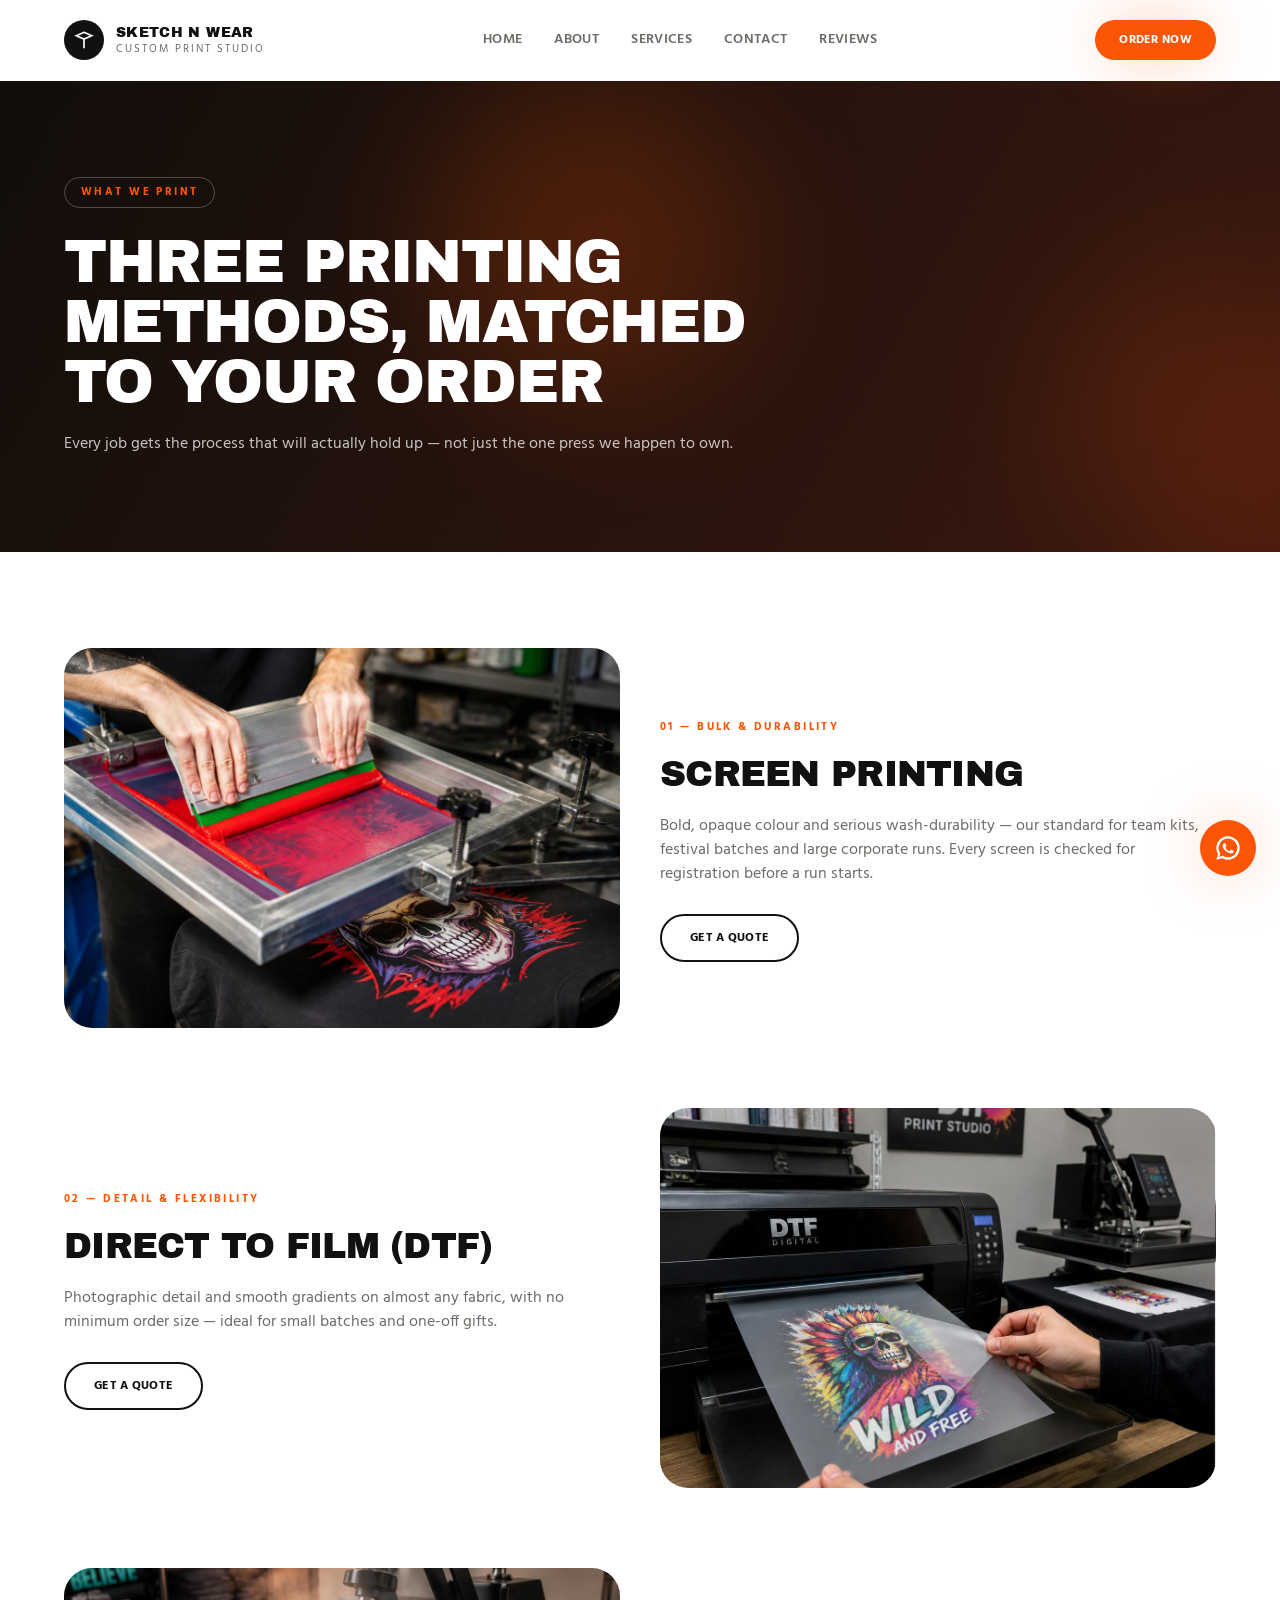
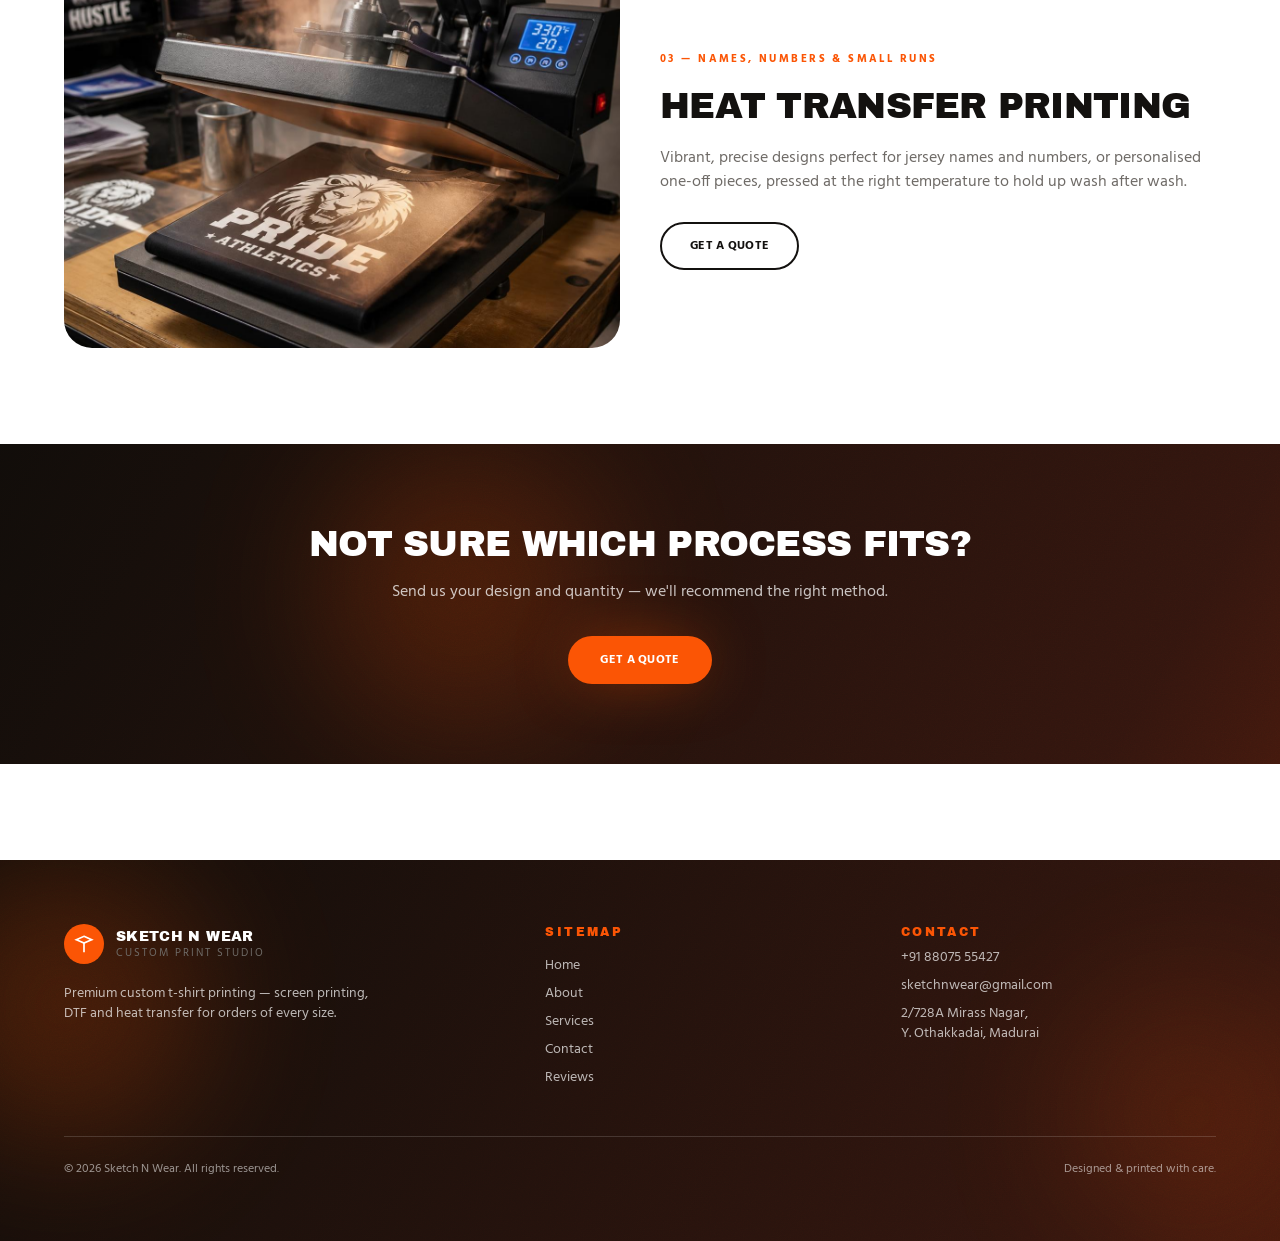
<file: services.html>
<!DOCTYPE html>
<html data-tsd-source="/src/routes/__root.tsx:118:5" lang="en"><head data-tsd-source="/src/routes/__root.tsx:119:7"><meta charset="utf-8"/><meta content="width=device-width, initial-scale=1" name="viewport"/><link data-precedence="default" href="https://fonts.googleapis.com/css2?family=Archivo+Black&amp;family=Hind:wght@300;400;500;600;700&amp;display=swap" rel="stylesheet"/><title>Screen Printing, DTF &amp; Heat Transfer | Sketch N Wear Services</title><meta content="Sketch N Wear" name="author"/><meta content="@Lovable" name="twitter:site"/><meta content="Three printing methods matched to your order — screen printing for bulk durability, DTF for detail, heat transfer for names, numbers and small runs." name="description"/><meta content="Custom Printing Services | Sketch N Wear" property="og:title"/><meta content="Screen printing, DTF and heat transfer — matched to your design and quantity." property="og:description"/><meta content="website" property="og:type"/><meta content="summary_large_image" name="twitter:card"/><link href="favicon.ico" rel="icon" type="image/x-icon"/><link href="https://fonts.googleapis.com" rel="preconnect"/><link crossorigin="anonymous" href="https://fonts.gstatic.com" rel="preconnect"/><link href="assets/styles.css" rel="stylesheet"/></head><body data-tsd-source="/src/routes/__root.tsx:122:7"><!--$--><div class="min-h-screen bg-background" data-tsd-source="/src/components/site/SiteLayout.tsx:52:5"><div class="fixed inset-x-0 top-0 z-[60] h-[3px] origin-left bg-primary" data-tsd-source="/src/components/site/SiteLayout.tsx:53:7" style="transform:scaleX(0)"></div><header class="sticky top-0 z-50 transition-all duration-500 border-b border-transparent py-5" data-tsd-source="/src/components/site/SiteLayout.tsx:57:7"><div class="mx-auto flex max-w-[1200px] items-center justify-between px-6" data-tsd-source="/src/components/site/SiteLayout.tsx:64:9"><a class="flex items-center gap-3" data-tsd-source="/src/components/site/SiteLayout.tsx:14:5" href="index.html"><span class="grid h-10 w-10 place-items-center rounded-xl bg-ink text-background transition-transform duration-500 hover:rotate-12" data-tsd-source="/src/components/site/SiteLayout.tsx:15:7"><svg class="h-6 w-6" data-tsd-source="/src/components/site/SiteLayout.tsx:20:9" fill="none" viewbox="0 0 100 100"><path d="M50 18 L82 32 L50 46 L18 32 Z" data-tsd-source="/src/components/site/SiteLayout.tsx:21:11" stroke="currentColor" stroke-width="7"></path><line data-tsd-source="/src/components/site/SiteLayout.tsx:22:11" stroke="currentColor" stroke-width="7" x1="50" x2="50" y1="46" y2="84"></line></svg></span><span class="leading-tight" data-tsd-source="/src/components/site/SiteLayout.tsx:25:7"><span class="block font-display text-sm uppercase tracking-wide" data-tsd-source="/src/components/site/SiteLayout.tsx:26:9">Sketch N Wear</span><span class="block text-[11px] uppercase tracking-[0.18em] text-muted-foreground" data-tsd-source="/src/components/site/SiteLayout.tsx:27:9">Custom Print Studio</span></span></a><nav class="hidden items-center gap-8 md:flex" data-tsd-source="/src/components/site/SiteLayout.tsx:66:11"><a class="underline-sweep text-sm font-semibold uppercase tracking-wide text-muted-foreground transition-colors hover:text-foreground" data-tsd-source="/src/components/site/SiteLayout.tsx:68:15" href="index.html">Home</a><a class="underline-sweep text-sm font-semibold uppercase tracking-wide text-muted-foreground transition-colors hover:text-foreground" data-tsd-source="/src/components/site/SiteLayout.tsx:68:15" href="about.html">About</a><a aria-current="page" class="underline-sweep text-sm font-semibold uppercase tracking-wide text-muted-foreground transition-colors hover:text-foreground text-foreground" data-status="active" data-tsd-source="/src/components/site/SiteLayout.tsx:68:15" href="services.html">Services</a><a class="underline-sweep text-sm font-semibold uppercase tracking-wide text-muted-foreground transition-colors hover:text-foreground" data-tsd-source="/src/components/site/SiteLayout.tsx:68:15" href="contact.html">Contact</a><a class="underline-sweep text-sm font-semibold uppercase tracking-wide text-muted-foreground transition-colors hover:text-foreground" data-tsd-source="/src/components/site/SiteLayout.tsx:68:15" href="reviews.html">Reviews</a></nav><div class="flex items-center gap-3" data-tsd-source="/src/components/site/SiteLayout.tsx:79:11"><a class="hidden rounded-full bg-primary px-6 py-3 text-xs font-bold uppercase tracking-wide text-primary-foreground shadow-[var(--shadow-glow)] transition-transform duration-300 hover:scale-105 sm:inline-flex" data-tsd-source="/src/components/site/SiteLayout.tsx:80:13" href="contact.html">Order Now</a><button aria-label="Open menu" class="grid h-10 w-10 place-items-center rounded-xl border border-border md:hidden" data-tsd-source="/src/components/site/SiteLayout.tsx:86:13"><span class="space-y-1.5" data-tsd-source="/src/components/site/SiteLayout.tsx:91:15"><span class="block h-0.5 w-5 bg-foreground" data-tsd-source="/src/components/site/SiteLayout.tsx:92:17"></span><span class="block h-0.5 w-5 bg-foreground" data-tsd-source="/src/components/site/SiteLayout.tsx:93:17"></span><span class="block h-0.5 w-5 bg-foreground" data-tsd-source="/src/components/site/SiteLayout.tsx:94:17"></span></span></button></div></div><div class="overflow-hidden border-t border-border bg-background transition-[max-height,opacity] duration-500 md:hidden max-h-0 opacity-0" data-tsd-source="/src/components/site/SiteLayout.tsx:99:9"><nav class="mx-auto flex max-w-[1200px] flex-col gap-1 px-6 py-4" data-tsd-source="/src/components/site/SiteLayout.tsx:104:11"><a class="py-2 font-display text-lg uppercase" data-tsd-source="/src/components/site/SiteLayout.tsx:106:15" href="index.html">Home</a><a class="py-2 font-display text-lg uppercase" data-tsd-source="/src/components/site/SiteLayout.tsx:106:15" href="about.html">About</a><a aria-current="page" class="py-2 font-display text-lg uppercase active" data-status="active" data-tsd-source="/src/components/site/SiteLayout.tsx:106:15" href="services.html">Services</a><a class="py-2 font-display text-lg uppercase" data-tsd-source="/src/components/site/SiteLayout.tsx:106:15" href="contact.html">Contact</a><a class="py-2 font-display text-lg uppercase" data-tsd-source="/src/components/site/SiteLayout.tsx:106:15" href="reviews.html">Reviews</a></nav></div></header><main data-tsd-source="/src/components/site/SiteLayout.tsx:119:7"><section class="ambient-bg grain relative overflow-hidden" data-tsd-source="/src/components/site/SiteLayout.tsx:199:5"><div class="relative z-10 mx-auto max-w-[1200px] px-6 py-24 text-background" data-tsd-source="/src/components/site/SiteLayout.tsx:200:7"><span class="inline-block rounded-full border border-background/25 px-4 py-1.5 text-[11px] font-bold uppercase tracking-[0.22em] text-primary" data-tsd-source="/src/components/site/SiteLayout.tsx:201:9">What We Print</span><h1 class="mt-6 max-w-3xl text-4xl md:text-6xl" data-tsd-source="/src/components/site/SiteLayout.tsx:204:9" style="animation:slide-up-in .8s cubic-bezier(.22,1,.36,1) both">Three Printing Methods, Matched To Your Order</h1><p class="mt-5 max-w-2xl text-background/75" data-tsd-source="/src/components/site/SiteLayout.tsx:211:11" style="animation:slide-up-in .9s .15s cubic-bezier(.22,1,.36,1) both">Every job gets the process that will actually hold up — not just the one press we happen to own.</p></div><span class="orb left-1/3 top-0 h-80 w-80 bg-primary/35" data-tsd-source="/src/components/site/SiteLayout.tsx:219:7"></span><span class="orb -right-16 bottom-0 h-72 w-72 bg-primary/25" data-tsd-source="/src/components/site/SiteLayout.tsx:220:7" style="animation-delay:-8s"></span></section><section class="mx-auto max-w-[1200px] space-y-20 px-6 py-24" data-tsd-source="/src/routes/services.tsx:64:7"><div class="reveal-hidden" data-tsd-source="/src/components/site/Reveal.tsx:34:5" style="transition-delay:0ms"><article class="grid items-center gap-10 md:grid-cols-2" data-tsd-source="/src/routes/services.tsx:67:13" id="screen-printing"><figure class="group overflow-hidden rounded-3xl" data-tsd-source="/src/routes/services.tsx:73:15"><img alt="Screen Printing" class="h-[380px] w-full object-cover transition-transform duration-[1200ms] group-hover:scale-110" data-tsd-source="/src/routes/services.tsx:74:17" loading="lazy" src="images/screen-printing.jpg"/></figure><div data-tsd-source="/src/routes/services.tsx:81:15"><span class="text-[11px] font-bold uppercase tracking-[0.22em] text-primary" data-tsd-source="/src/routes/services.tsx:82:17">01 — Bulk &amp; Durability</span><h2 class="mt-4 text-3xl md:text-4xl" data-tsd-source="/src/routes/services.tsx:85:17">Screen Printing</h2><p class="mt-5 text-muted-foreground" data-tsd-source="/src/routes/services.tsx:86:17">Bold, opaque colour and serious wash-durability — our standard for team kits, festival batches and large corporate runs. Every screen is checked for registration before a run starts.</p><a class="mt-7 inline-block rounded-full border-2 border-foreground px-7 py-3.5 text-xs font-bold uppercase tracking-wide transition-colors duration-300 hover:border-primary hover:bg-primary hover:text-primary-foreground" data-tsd-source="/src/routes/services.tsx:87:17" href="contact.html">Get A Quote</a></div></article></div><div class="reveal-hidden" data-tsd-source="/src/components/site/Reveal.tsx:34:5" style="transition-delay:0ms"><article class="grid items-center gap-10 md:grid-cols-2 md:[&amp;&gt;figure]:order-2" data-tsd-source="/src/routes/services.tsx:67:13" id="dtf-printing"><figure class="group overflow-hidden rounded-3xl" data-tsd-source="/src/routes/services.tsx:73:15"><img alt="Direct To Film (DTF)" class="h-[380px] w-full object-cover transition-transform duration-[1200ms] group-hover:scale-110" data-tsd-source="/src/routes/services.tsx:74:17" loading="lazy" src="images/dtf.jpg"/></figure><div data-tsd-source="/src/routes/services.tsx:81:15"><span class="text-[11px] font-bold uppercase tracking-[0.22em] text-primary" data-tsd-source="/src/routes/services.tsx:82:17">02 — Detail &amp; Flexibility</span><h2 class="mt-4 text-3xl md:text-4xl" data-tsd-source="/src/routes/services.tsx:85:17">Direct To Film (DTF)</h2><p class="mt-5 text-muted-foreground" data-tsd-source="/src/routes/services.tsx:86:17">Photographic detail and smooth gradients on almost any fabric, with no minimum order size — ideal for small batches and one-off gifts.</p><a class="mt-7 inline-block rounded-full border-2 border-foreground px-7 py-3.5 text-xs font-bold uppercase tracking-wide transition-colors duration-300 hover:border-primary hover:bg-primary hover:text-primary-foreground" data-tsd-source="/src/routes/services.tsx:87:17" href="contact.html">Get A Quote</a></div></article></div><div class="reveal-hidden" data-tsd-source="/src/components/site/Reveal.tsx:34:5" style="transition-delay:0ms"><article class="grid items-center gap-10 md:grid-cols-2" data-tsd-source="/src/routes/services.tsx:67:13" id="heat-transfer"><figure class="group overflow-hidden rounded-3xl" data-tsd-source="/src/routes/services.tsx:73:15"><img alt="Heat Transfer Printing" class="h-[380px] w-full object-cover transition-transform duration-[1200ms] group-hover:scale-110" data-tsd-source="/src/routes/services.tsx:74:17" loading="lazy" src="images/heat-transfer.jpg"/></figure><div data-tsd-source="/src/routes/services.tsx:81:15"><span class="text-[11px] font-bold uppercase tracking-[0.22em] text-primary" data-tsd-source="/src/routes/services.tsx:82:17">03 — Names, Numbers &amp; Small Runs</span><h2 class="mt-4 text-3xl md:text-4xl" data-tsd-source="/src/routes/services.tsx:85:17">Heat Transfer Printing</h2><p class="mt-5 text-muted-foreground" data-tsd-source="/src/routes/services.tsx:86:17">Vibrant, precise designs perfect for jersey names and numbers, or personalised one-off pieces, pressed at the right temperature to hold up wash after wash.</p><a class="mt-7 inline-block rounded-full border-2 border-foreground px-7 py-3.5 text-xs font-bold uppercase tracking-wide transition-colors duration-300 hover:border-primary hover:bg-primary hover:text-primary-foreground" data-tsd-source="/src/routes/services.tsx:87:17" href="contact.html">Get A Quote</a></div></article></div></section><section class="ambient-bg grain relative overflow-hidden py-20 text-background" data-tsd-source="/src/routes/services.tsx:99:7"><div class="relative z-10 mx-auto max-w-[820px] px-6 text-center" data-tsd-source="/src/routes/services.tsx:100:9"><div class="reveal-hidden" data-tsd-source="/src/components/site/Reveal.tsx:34:5" style="transition-delay:0ms"><h2 class="text-3xl md:text-4xl" data-tsd-source="/src/routes/services.tsx:102:13">Not Sure Which Process Fits?</h2><p class="mt-4 text-background/75" data-tsd-source="/src/routes/services.tsx:103:13">Send us your design and quantity — we'll recommend the right method.</p><a class="mt-8 inline-block rounded-full bg-primary px-8 py-4 text-xs font-bold uppercase tracking-wide text-primary-foreground shadow-[var(--shadow-glow)] transition-transform duration-300 hover:scale-105" data-tsd-source="/src/routes/services.tsx:106:13" href="contact.html">Get A Quote</a></div></div><span class="orb left-1/4 top-0 h-72 w-72 bg-primary/35" data-tsd-source="/src/routes/services.tsx:114:9"></span></section></main><footer class="ambient-bg grain relative mt-24 overflow-hidden text-background" data-tsd-source="/src/components/site/SiteLayout.tsx:121:7"><div class="relative z-10 mx-auto max-w-[1200px] px-6 py-16" data-tsd-source="/src/components/site/SiteLayout.tsx:122:9"><div class="grid gap-10 md:grid-cols-[1.4fr_1fr_1fr]" data-tsd-source="/src/components/site/SiteLayout.tsx:123:11"><div data-tsd-source="/src/components/site/SiteLayout.tsx:124:13"><a class="flex items-center gap-3" data-tsd-source="/src/components/site/SiteLayout.tsx:14:5" href="index.html"><span class="grid h-10 w-10 place-items-center rounded-xl bg-primary text-primary-foreground transition-transform duration-500 hover:rotate-12" data-tsd-source="/src/components/site/SiteLayout.tsx:15:7"><svg class="h-6 w-6" data-tsd-source="/src/components/site/SiteLayout.tsx:20:9" fill="none" viewbox="0 0 100 100"><path d="M50 18 L82 32 L50 46 L18 32 Z" data-tsd-source="/src/components/site/SiteLayout.tsx:21:11" stroke="currentColor" stroke-width="7"></path><line data-tsd-source="/src/components/site/SiteLayout.tsx:22:11" stroke="currentColor" stroke-width="7" x1="50" x2="50" y1="46" y2="84"></line></svg></span><span class="leading-tight" data-tsd-source="/src/components/site/SiteLayout.tsx:25:7"><span class="block font-display text-sm uppercase tracking-wide" data-tsd-source="/src/components/site/SiteLayout.tsx:26:9">Sketch N Wear</span><span class="block text-[11px] uppercase tracking-[0.18em] text-muted-foreground" data-tsd-source="/src/components/site/SiteLayout.tsx:27:9">Custom Print Studio</span></span></a><p class="mt-5 max-w-xs text-sm text-background/70" data-tsd-source="/src/components/site/SiteLayout.tsx:126:15">Premium custom t-shirt printing — screen printing, DTF and heat transfer for orders of every size.</p></div><div data-tsd-source="/src/components/site/SiteLayout.tsx:131:13"><h4 class="font-display text-xs uppercase tracking-[0.2em] text-primary" data-tsd-source="/src/components/site/SiteLayout.tsx:132:15">Sitemap</h4><ul class="mt-4 space-y-2 text-sm text-background/70" data-tsd-source="/src/components/site/SiteLayout.tsx:135:15"><li data-tsd-source="/src/components/site/SiteLayout.tsx:137:19"><a class="transition-colors hover:text-background" data-tsd-source="/src/components/site/SiteLayout.tsx:138:21" href="index.html">Home</a></li><li data-tsd-source="/src/components/site/SiteLayout.tsx:137:19"><a class="transition-colors hover:text-background" data-tsd-source="/src/components/site/SiteLayout.tsx:138:21" href="about.html">About</a></li><li data-tsd-source="/src/components/site/SiteLayout.tsx:137:19"><a aria-current="page" class="transition-colors hover:text-background active" data-status="active" data-tsd-source="/src/components/site/SiteLayout.tsx:138:21" href="services.html">Services</a></li><li data-tsd-source="/src/components/site/SiteLayout.tsx:137:19"><a class="transition-colors hover:text-background" data-tsd-source="/src/components/site/SiteLayout.tsx:138:21" href="contact.html">Contact</a></li><li data-tsd-source="/src/components/site/SiteLayout.tsx:137:19"><a class="transition-colors hover:text-background" data-tsd-source="/src/components/site/SiteLayout.tsx:138:21" href="reviews.html">Reviews</a></li></ul></div><div class="space-y-2 text-sm text-background/70" data-tsd-source="/src/components/site/SiteLayout.tsx:145:13"><h4 class="font-display text-xs uppercase tracking-[0.2em] text-primary" data-tsd-source="/src/components/site/SiteLayout.tsx:146:15">Contact</h4><a class="block hover:text-background" data-tsd-source="/src/components/site/SiteLayout.tsx:149:15" href="tel:+918807555427">+91 88075 55427</a><a class="block hover:text-background" data-tsd-source="/src/components/site/SiteLayout.tsx:152:15" href="mailto:sketchnwear@gmail.com">sketchnwear@gmail.com</a><span class="block" data-tsd-source="/src/components/site/SiteLayout.tsx:155:15">2/728A Mirass Nagar,<br data-tsd-source="/src/components/site/SiteLayout.tsx:157:17"/>Y. Othakkadai, Madurai</span></div></div><div class="mt-12 flex flex-col justify-between gap-2 border-t border-background/15 pt-6 text-xs text-background/55 sm:flex-row" data-tsd-source="/src/components/site/SiteLayout.tsx:162:11"><span data-tsd-source="/src/components/site/SiteLayout.tsx:163:13">© 2026 Sketch N Wear. All rights reserved.</span><span data-tsd-source="/src/components/site/SiteLayout.tsx:164:13">Designed &amp; printed with care.</span></div></div><span class="orb -left-20 top-0 h-72 w-72 bg-primary/40" data-tsd-source="/src/components/site/SiteLayout.tsx:167:9"></span><span class="orb -right-10 bottom-0 h-64 w-64 bg-primary/25" data-tsd-source="/src/components/site/SiteLayout.tsx:168:9" style="animation-delay:-6s"></span></footer><a aria-label="Chat on WhatsApp" class="fixed bottom-6 right-6 z-50 grid h-14 w-14 place-items-center rounded-full bg-primary text-primary-foreground shadow-[var(--shadow-glow)] transition-transform duration-300 hover:scale-110" data-tsd-source="/src/components/site/SiteLayout.tsx:174:7" href="https://wa.me/918807555427" rel="noopener" target="_blank"><svg class="h-7 w-7" data-tsd-source="/src/components/site/SiteLayout.tsx:181:9" fill="currentColor" viewbox="0 0 24 24"><path d="M12 2a10 10 0 0 0-8.6 15.1L2 22l5.1-1.3A10 10 0 1 0 12 2Zm0 18a8 8 0 0 1-4.1-1.1l-.3-.2-3 .8.8-2.9-.2-.3A8 8 0 1 1 12 20Zm4.4-5.8c-.2-.1-1.4-.7-1.6-.8-.2-.1-.4-.1-.5.1-.2.2-.6.8-.8 1-.1.1-.3.2-.5.1a6.5 6.5 0 0 1-1.9-1.2 7 7 0 0 1-1.3-1.6c-.1-.2 0-.4.1-.5l.4-.4.2-.4v-.4c0-.1-.5-1.3-.7-1.8-.2-.4-.4-.4-.5-.4h-.5c-.1 0-.4.1-.6.3-.2.2-.8.8-.8 2s.8 2.3 1 2.5c.1.2 1.6 2.5 4 3.4 2.3.9 2.3.6 2.8.5.4 0 1.3-.5 1.5-1 .2-.5.2-.9.1-1Z" data-tsd-source="/src/components/site/SiteLayout.tsx:182:11"></path></svg></a></div><!--/$--><script defer="" src="assets/site.js"></script></body></html>
</file>
